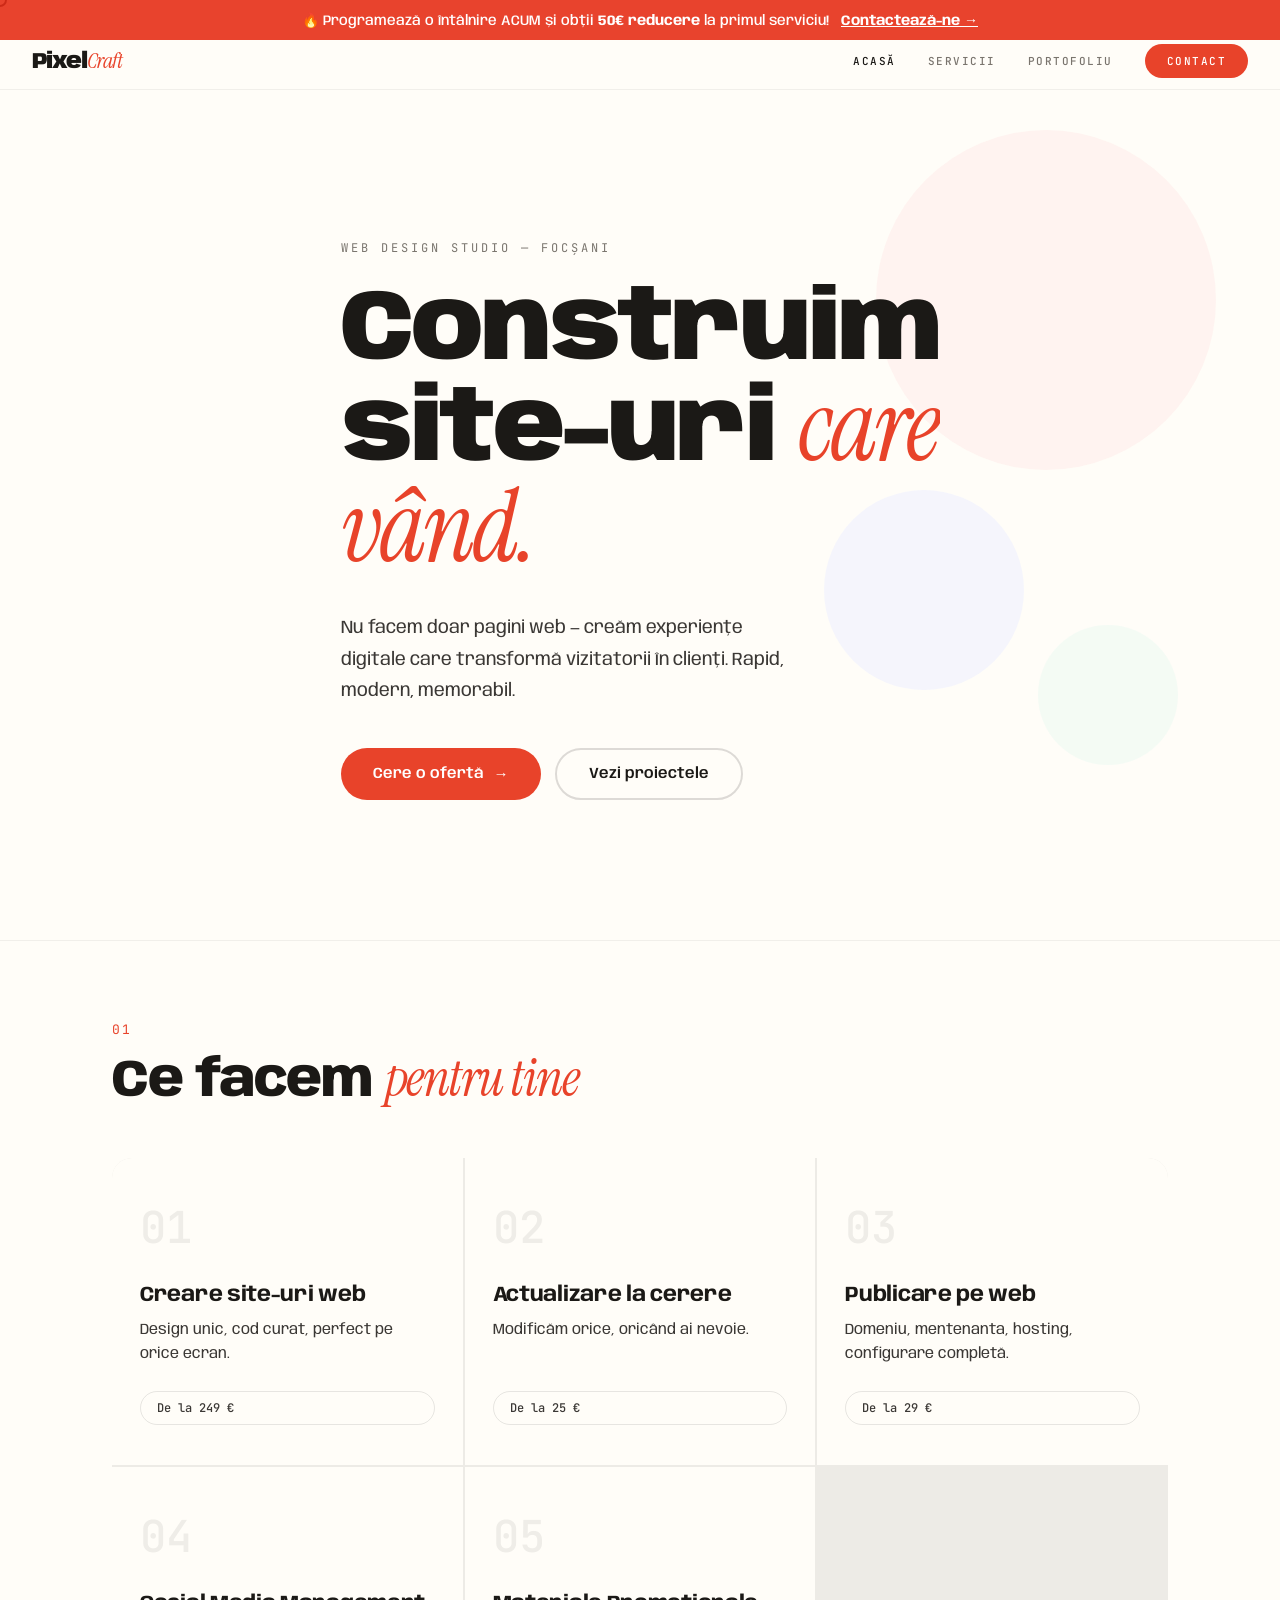
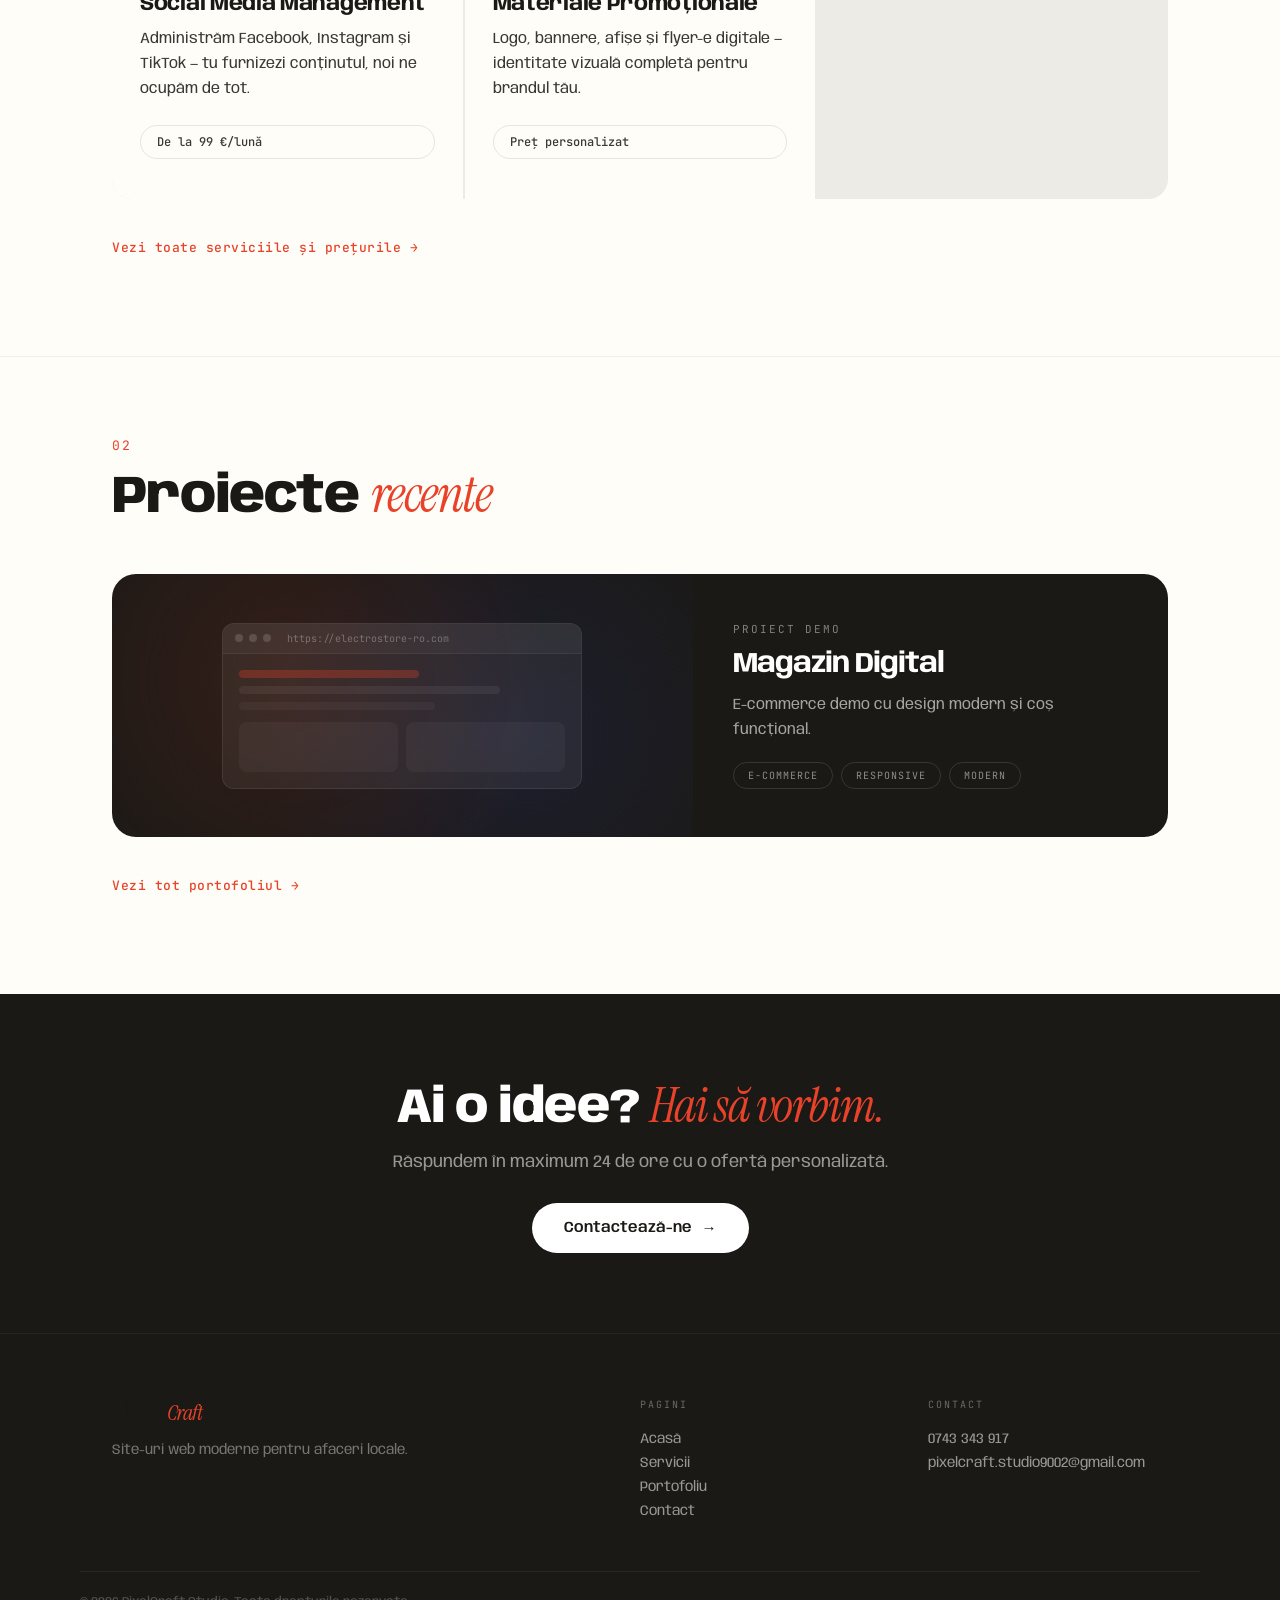
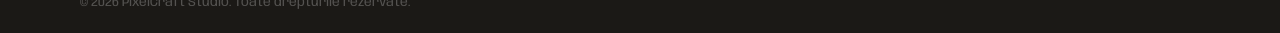
<file: index.html>
<!DOCTYPE html>
<html lang="ro">
<head>
<meta charset="UTF-8">
<meta name="viewport" content="width=device-width, initial-scale=1.0">
<title>PixelCraft Studio — Site-uri Web Moderne</title>
<link href="https://fonts.googleapis.com/css2?family=Instrument+Serif:ital@0;1&family=Anybody:wght@300;400;500;600;700;800;900&family=JetBrains+Mono:wght@400;500&display=swap" rel="stylesheet">
<link rel="stylesheet" href="style.css">
</head>
<body>

<div class="promo-banner">
  🔥 Programează o întâlnire ACUM și obții <strong>50€ reducere</strong> la primul serviciu!
  <a href="contact.html">Contactează-ne →</a>
</div>

<!-- CURSOR -->
<div class="cursor" id="cursor"></div>

<!-- MARQUEE -->
<div class="marquee-wrap">
  <div class="marquee" id="marquee">
    <span>PixelCraft Studio <b class="dot">●</b> Web Design Modern <b class="dot">●</b> Focșani, România <b class="dot">●</b> Disponibil pentru proiecte noi <b class="dot">●</b></span>
    <span>PixelCraft Studio <b class="dot">●</b> Web Design Modern <b class="dot">●</b> Focșani, România <b class="dot">●</b> Disponibil pentru proiecte noi <b class="dot">●</b></span>
    <span>PixelCraft Studio <b class="dot">●</b> Web Design Modern <b class="dot">●</b> Focșani, România <b class="dot">●</b> Disponibil pentru proiecte noi <b class="dot">●</b></span>
    <span>PixelCraft Studio <b class="dot">●</b> Web Design Modern <b class="dot">●</b> Focșani, România <b class="dot">●</b> Disponibil pentru proiecte noi <b class="dot">●</b></span>
  </div>
</div>

<!-- NAV -->
<nav id="navbar">
  <a href="index.html" class="logo">Pixel<i>Craft</i></a>
  <ul class="nav-links" id="navLinks">
    <li><a href="index.html" class="active">Acasă</a></li>
    <li><a href="servicii.html">Servicii</a></li>
    <li><a href="portofoliu.html">Portofoliu</a></li>
    <li><a href="contact.html" class="cta-link">Contact</a></li>
  </ul>
  <button class="hamburger" id="hamburger" aria-label="Meniu">
    <span></span><span></span><span></span>
  </button>
</nav>

<!-- MOBILE MENU -->
<div class="mobile-menu" id="mobileMenu">
  <div class="mobile-menu-inner">
    <a href="index.html" class="mobile-link active">Acasă</a>
    <a href="servicii.html" class="mobile-link">Servicii</a>
    <a href="portofoliu.html" class="mobile-link">Portofoliu</a>
    <a href="contact.html" class="mobile-link">Contact</a>
    <div class="mobile-menu-footer">
      <p>pixelcraft.studio9002@gmail.com</p>
      <p>0743 343 917</p>
    </div>
  </div>
</div>

<!-- HERO -->
<header class="hero">
  <div class="hero-inner">
    <p class="hero-eyebrow anim">Web Design Studio — Focșani</p>
    <h1 class="hero-title">
      <span class="line"><span class="anim anim-d1">Construim</span></span>
      <span class="line"><span class="anim anim-d2">site-uri <em class="accent-italic">care</em></span></span>
      <span class="line"><span class="anim anim-d3"><em class="accent-italic">vând.</em></span></span>
    </h1>
    <p class="hero-desc anim anim-d4">Nu facem doar pagini web — creăm experiențe digitale care transformă vizitatorii în clienți. Rapid, modern, memorabil.</p>
    <div class="hero-buttons anim anim-d5">
      <a href="contact.html" class="btn-primary">Cere o ofertă <span class="btn-arrow">→</span></a>
      <a href="portofoliu.html" class="btn-outline">Vezi proiectele</a>
    </div>
  </div>

  <div class="hero-shapes">
    <div class="blob blob-1"></div>
    <div class="blob blob-2"></div>
    <div class="blob blob-3"></div>
  </div>
</header>

<!-- SERVICII PREVIEW -->
<section class="home-services">
  <div class="container">
    <div class="section-header anim">
      <span class="section-num">01</span>
      <h2 class="section-title">Ce facem <em class="accent-italic">pentru tine</em></h2>
    </div>

    <div class="services-preview">
      <a href="servicii.html" class="service-preview-card anim">
        <span class="sp-num">01</span>
        <h3 class="sp-name">Creare site-uri web</h3>
        <p class="sp-desc">Design unic, cod curat, perfect pe orice ecran.</p>
        <span class="sp-price">De la 249 €</span>
        <span class="sp-arrow">→</span>
      </a>
      <a href="servicii.html" class="service-preview-card anim anim-delay-1">
        <span class="sp-num">02</span>
        <h3 class="sp-name">Actualizare la cerere</h3>
        <p class="sp-desc">Modificăm orice, oricând ai nevoie.</p>
        <span class="sp-price">De la 25 €</span>
        <span class="sp-arrow">→</span>
      </a>
      <a href="servicii.html" class="service-preview-card anim anim-delay-2">
        <span class="sp-num">03</span>
        <h3 class="sp-name">Publicare pe web</h3>
        <p class="sp-desc">Domeniu, mentenanta, hosting, configurare completă.</p>
        <span class="sp-price">De la 29 €</span>
        <span class="sp-arrow">→</span>
      </a>
      <a href="servicii.html" class="service-preview-card anim anim-delay-3">
        <span class="sp-num">04</span>
        <h3 class="sp-name">Social Media Management</h3>
        <p class="sp-desc">Administrăm Facebook, Instagram și TikTok — tu furnizezi conținutul, noi ne ocupăm de tot.</p>
        <span class="sp-price">De la 99 €/lună</span>
        <span class="sp-arrow">→</span>
      </a>
      <a href="servicii.html" class="service-preview-card anim anim-delay-4">
        <span class="sp-num">05</span>
        <h3 class="sp-name">Materiale Promoționale</h3>
        <p class="sp-desc">Logo, bannere, afișe și flyer-e digitale — identitate vizuală completă pentru brandul tău.</p>
        <span class="sp-price">Preț personalizat</span>
        <span class="sp-arrow">→</span>
      </a>
    </div>

    <div class="section-cta anim">
      <a href="servicii.html" class="link-arrow">Vezi toate serviciile și prețurile →</a>
    </div>
  </div>
</section>

<!-- PORTOFOLIU PREVIEW -->
<section class="home-portfolio">
  <div class="container">
    <div class="section-header anim">
      <span class="section-num">02</span>
      <h2 class="section-title">Proiecte <em class="accent-italic">recente</em></h2>
    </div>

    <div class="portfolio-preview anim">
      <div class="pp-card">
        <div class="pp-visual">
          <div class="pp-browser">
            <div class="pp-browser-bar">
              <span class="pp-dot"></span><span class="pp-dot"></span><span class="pp-dot"></span>
              <span class="pp-url">https://electrostore-ro.com</span>
            </div>
            <div class="pp-browser-body">
              <div class="pp-line pp-line-accent"></div>
              <div class="pp-line pp-line-80"></div>
              <div class="pp-line pp-line-60"></div>
              <div class="pp-blocks">
                <div class="pp-block"></div>
                <div class="pp-block"></div>
              </div>
            </div>
          </div>
        </div>
        <div class="pp-info">
          <span class="pp-label">Proiect Demo</span>
          <h3 class="pp-name">Magazin Digital</h3>
          <p class="pp-desc">E-commerce demo cu design modern și coș funcțional.</p>
          <div class="pp-tags">
            <span>E-commerce</span><span>Responsive</span><span>Modern</span>
          </div>
        </div>
      </div>
    </div>

    <div class="section-cta anim">
      <a href="portofoliu.html" class="link-arrow">Vezi tot portofoliul →</a>
    </div>
  </div>
</section>

<!-- CTA BAND -->
<section class="cta-band">
  <div class="container">
    <div class="cta-content anim">
      <h2 class="cta-title">Ai o idee? <em class="accent-italic">Hai să vorbim.</em></h2>
      <p class="cta-desc">Răspundem în maximum 24 de ore cu o ofertă personalizată.</p>
      <a href="contact.html" class="btn-primary btn-light">Contactează-ne <span class="btn-arrow">→</span></a>
    </div>
  </div>
</section>

<!-- FOOTER -->
<footer class="site-footer">
  <div class="container footer-grid">
    <div class="footer-brand">
      <span class="logo">Pixel<i>Craft</i></span>
      <p class="footer-tagline">Site-uri web moderne pentru afaceri locale.</p>
    </div>
    <div class="footer-nav">
      <p class="footer-heading">Pagini</p>
      <a href="index.html">Acasă</a>
      <a href="servicii.html">Servicii</a>
      <a href="portofoliu.html">Portofoliu</a>
      <a href="contact.html">Contact</a>
    </div>
    <div class="footer-contact">
      <p class="footer-heading">Contact</p>
      <a href="tel:0743343917">0743 343 917</a>
      <a href="mailto:pixelcraft.studio9002@gmail.com">pixelcraft.studio9002@gmail.com</a>
    </div>
  </div>
  <div class="container footer-bottom">
    <p>© 2026 PixelCraft Studio. Toate drepturile rezervate.</p>
  </div>
</footer>

<script src="main.js"></script>
</body>
</html>
</file>
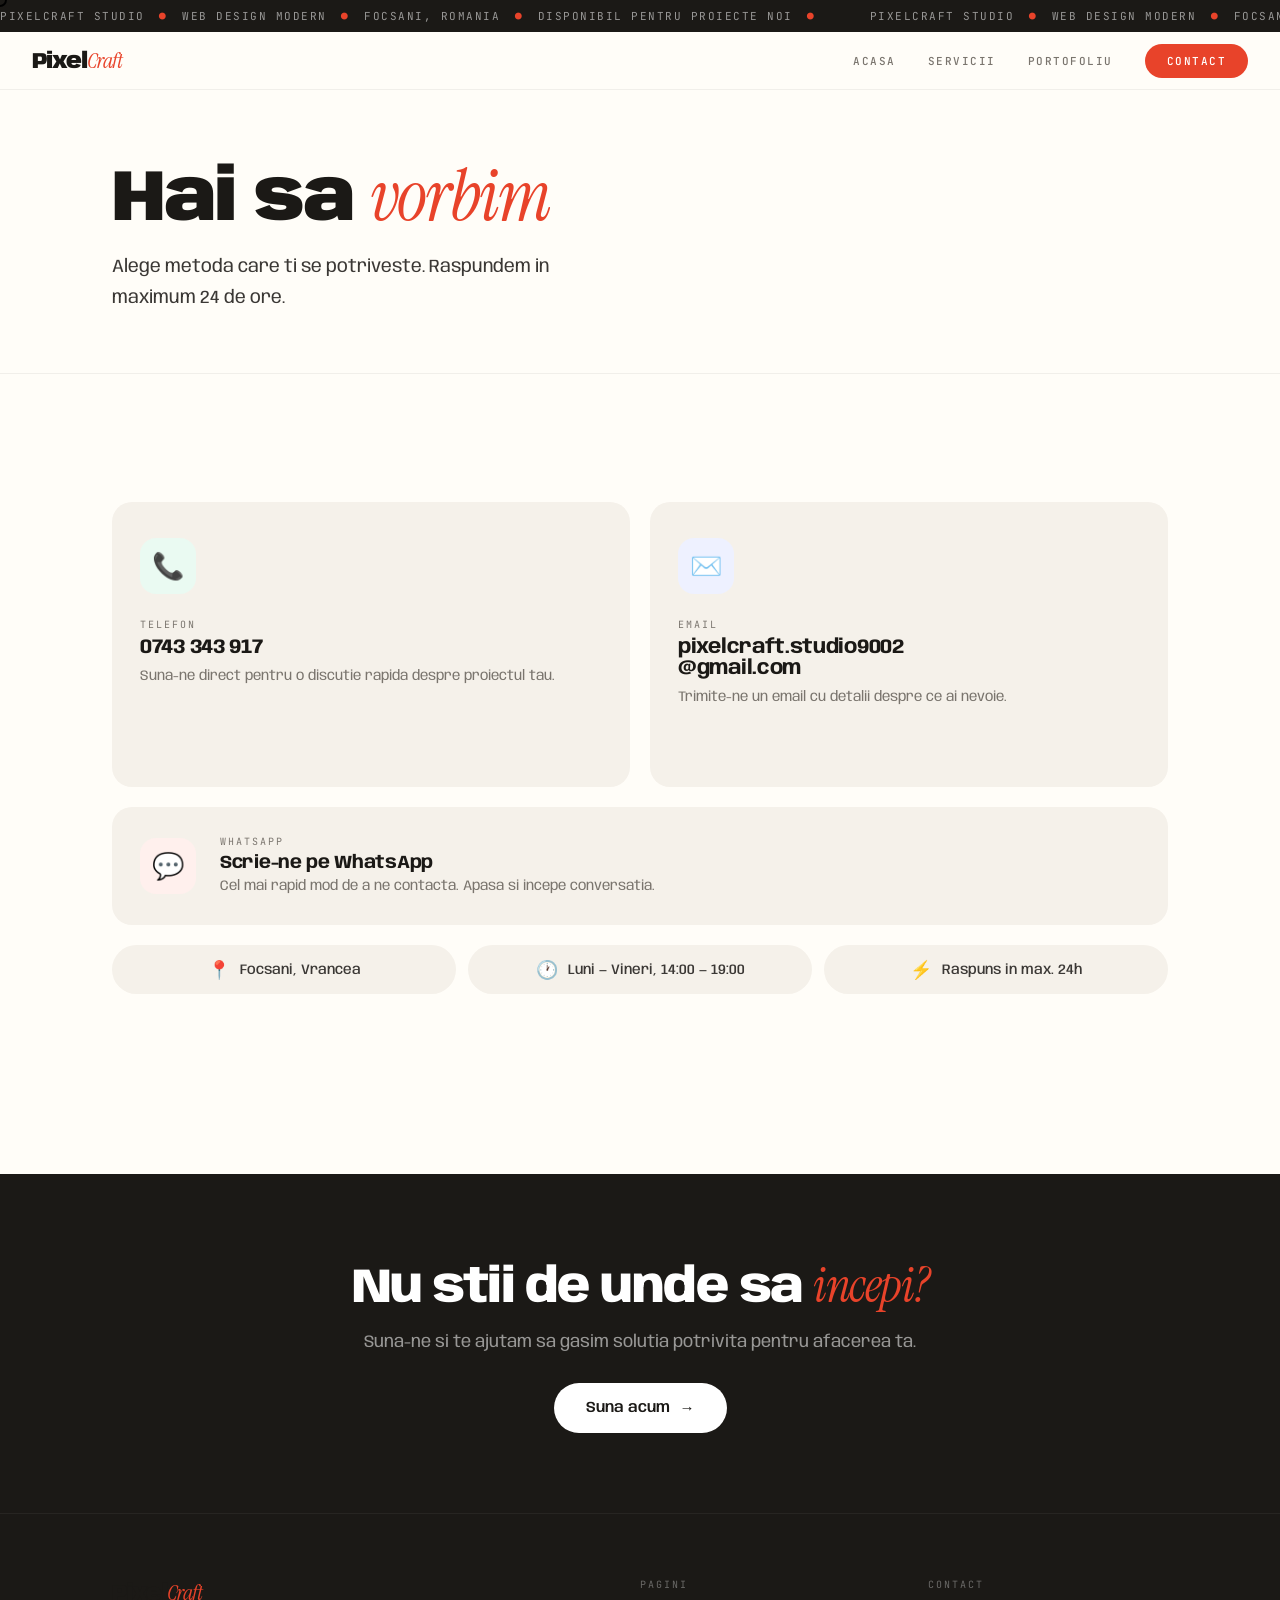
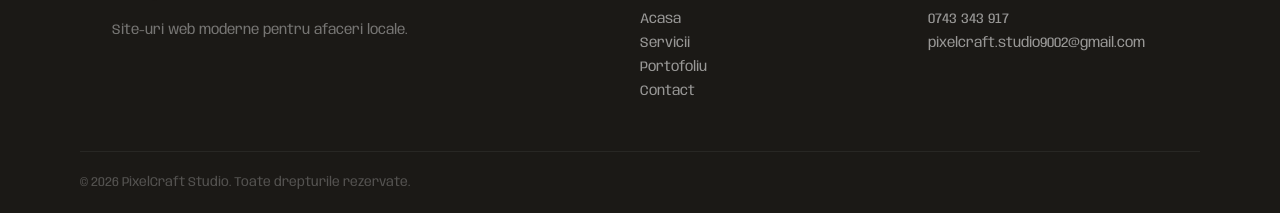
<file: contact.html>
<!DOCTYPE html>
<html lang="ro">
<head>
<meta charset="UTF-8">
<meta name="viewport" content="width=device-width, initial-scale=1.0">
<title>Contact — PixelCraft Studio</title>
<link href="https://fonts.googleapis.com/css2?family=Instrument+Serif:ital@0;1&family=Anybody:wght@300;400;500;600;700;800;900&family=JetBrains+Mono:wght@400;500&display=swap" rel="stylesheet">
<link rel="stylesheet" href="style.css">
<style>
  .contact-cards {
    display: grid;
    grid-template-columns: 1fr 1fr;
    gap: 20px;
    margin-top: 48px;
  }

  .contact-action-card {
    background: var(--sand);
    border-radius: 20px;
    padding: 36px 28px;
    text-decoration: none;
    color: var(--ink);
    position: relative;
    overflow: hidden;
    transition: all 0.5s cubic-bezier(0.16,1,0.3,1);
    display: flex;
    flex-direction: column;
  }

  .contact-action-card::before {
    content: '';
    position: absolute;
    inset: 0;
    background: var(--ink);
    transform: translateY(101%);
    transition: transform 0.5s cubic-bezier(0.16,1,0.3,1);
    z-index: 0;
  }

  .contact-action-card:hover::before { transform: translateY(0); }
  .contact-action-card:hover { color: #fff; }
  .contact-action-card:hover .cac-icon { background: rgba(255,255,255,0.1); }
  .contact-action-card:hover .cac-hint { color: rgba(255,255,255,0.4); }
  .contact-action-card:hover .cac-arrow { opacity: 1; transform: translateX(0); color: var(--pop); }
  .contact-action-card > * { position: relative; z-index: 1; }

  .cac-icon {
    width: 56px;
    height: 56px;
    border-radius: 16px;
    display: flex;
    align-items: center;
    justify-content: center;
    font-size: 26px;
    margin-bottom: 24px;
    transition: background 0.5s;
  }

  .cac-icon.green { background: var(--green-soft); }
  .cac-icon.blue { background: var(--blue-soft); }
  .cac-icon.orange { background: var(--pop-soft); }
  .cac-icon.gray { background: var(--sand); border: 1px solid rgba(27,25,22,0.06); }

  .cac-label {
    font-family: var(--font-mono);
    font-size: 10px;
    letter-spacing: 2px;
    text-transform: uppercase;
    color: var(--ink-muted);
    margin-bottom: 6px;
    transition: color 0.5s;
  }

  .contact-action-card:hover .cac-label { color: rgba(255,255,255,0.4); }

  .cac-value {
    font-family: var(--font-display);
    font-size: 20px;
    font-weight: 700;
    letter-spacing: -0.3px;
    margin-bottom: 8px;
  }

  .cac-hint {
    font-size: 14px;
    color: var(--ink-muted);
    font-weight: 400;
    line-height: 1.5;
    transition: color 0.5s;
    flex: 1;
  }

  .cac-arrow {
    font-size: 20px;
    color: var(--pop);
    margin-top: 20px;
    opacity: 0;
    transform: translateX(-10px);
    transition: all 0.4s;
    align-self: flex-end;
  }

  /* Full-width card */
  .contact-action-card.full {
    grid-column: span 2;
    flex-direction: row;
    align-items: center;
    gap: 24px;
    padding: 28px;
  }

  .contact-action-card.full .cac-icon { margin-bottom: 0; flex-shrink: 0; }
  .contact-action-card.full .cac-text { flex: 1; }
  .contact-action-card.full .cac-value { font-size: 18px; margin-bottom: 4px; }
  .contact-action-card.full .cac-arrow { margin-top: 0; }

  /* Info strip */
  .contact-strip {
    display: flex;
    gap: 12px;
    margin-top: 20px;
    flex-wrap: wrap;
  }

  .strip-item {
    display: flex;
    align-items: center;
    gap: 10px;
    background: var(--sand);
    padding: 14px 20px;
    border-radius: 100px;
    font-size: 14px;
    font-weight: 500;
    color: var(--ink-body);
    flex: 1;
    min-width: 200px;
    justify-content: center;
  }

  .strip-icon { font-size: 18px; }

  @media (max-width: 900px) {
    .contact-cards { grid-template-columns: 1fr; }
    .contact-action-card.full { 
      grid-column: span 1; 
      flex-direction: column;
      align-items: flex-start;
    }
    .contact-action-card.full .cac-icon { margin-bottom: 20px; }
    .contact-action-card.full .cac-arrow { align-self: flex-end; margin-top: 16px; }
    .contact-strip { flex-direction: column; }
    .strip-item { min-width: auto; }
  }
</style>
</head>
<body>
<div class="cursor" id="cursor"></div>

<div class="marquee-wrap">
  <div class="marquee">
    <span>PixelCraft Studio <b class="dot">●</b> Web Design Modern <b class="dot">●</b> Focsani, Romania <b class="dot">●</b> Disponibil pentru proiecte noi <b class="dot">●</b></span>
    <span>PixelCraft Studio <b class="dot">●</b> Web Design Modern <b class="dot">●</b> Focsani, Romania <b class="dot">●</b> Disponibil pentru proiecte noi <b class="dot">●</b></span>
    <span>PixelCraft Studio <b class="dot">●</b> Web Design Modern <b class="dot">●</b> Focsani, Romania <b class="dot">●</b> Disponibil pentru proiecte noi <b class="dot">●</b></span>
    <span>PixelCraft Studio <b class="dot">●</b> Web Design Modern <b class="dot">●</b> Focsani, Romania <b class="dot">●</b> Disponibil pentru proiecte noi <b class="dot">●</b></span>
  </div>
</div>

<nav id="navbar">
  <a href="index.html" class="logo">Pixel<i>Craft</i></a>
  <ul class="nav-links">
    <li><a href="index.html">Acasa</a></li>
    <li><a href="servicii.html">Servicii</a></li>
    <li><a href="portofoliu.html">Portofoliu</a></li>
    <li><a href="contact.html" class="cta-link active">Contact</a></li>
  </ul>
  <button class="hamburger" id="hamburger" aria-label="Meniu"><span></span><span></span><span></span></button>
</nav>

<div class="mobile-menu" id="mobileMenu">
  <div class="mobile-menu-inner">
    <a href="index.html" class="mobile-link">Acasa</a>
    <a href="servicii.html" class="mobile-link">Servicii</a>
    <a href="portofoliu.html" class="mobile-link">Portofoliu</a>
    <a href="contact.html" class="mobile-link active">Contact</a>
    <div class="mobile-menu-footer">
      <p>pixelcraft.studio9002@gmail.com</p>
      <p>0743 343 917</p>
    </div>
  </div>
</div>

<div class="page-header">
  <div class="container">
    <h1 class="page-title anim">Hai sa <em class="accent-italic">vorbim</em></h1>
    <p class="page-subtitle anim anim-d2">Alege metoda care ti se potriveste. Raspundem in maximum 24 de ore.</p>
  </div>
</div>

<section class="contact-full">
  <div class="container">

    <div class="contact-cards">
      <!-- Telefon -->
      <a href="tel:0743343917" class="contact-action-card anim">
        <div class="cac-icon green">📞</div>
        <p class="cac-label">Telefon</p>
        <h3 class="cac-value">0743 343 917</h3>
        <p class="cac-hint">Suna-ne direct pentru o discutie rapida despre proiectul tau.</p>
        <span class="cac-arrow">→</span>
      </a>

      <!-- Email -->
      <a href="mailto:pixelcraft.studio9002@gmail.com" class="contact-action-card anim anim-delay-1">
        <div class="cac-icon blue">✉️</div>
        <p class="cac-label">Email</p>
        <h3 class="cac-value">pixelcraft.studio9002<br>@gmail.com</h3>
        <p class="cac-hint">Trimite-ne un email cu detalii despre ce ai nevoie.</p>
        <span class="cac-arrow">→</span>
      </a>

      <!-- WhatsApp -->
      <a href="https://wa.me/40743343917?text=Salut!%20As%20vrea%20sa%20discut%20despre%20un%20proiect%20web." target="_blank" class="contact-action-card full anim anim-delay-2">
        <div class="cac-icon orange">💬</div>
        <div class="cac-text">
          <p class="cac-label">WhatsApp</p>
          <h3 class="cac-value">Scrie-ne pe WhatsApp</h3>
          <p class="cac-hint">Cel mai rapid mod de a ne contacta. Apasa si incepe conversatia.</p>
        </div>
        <span class="cac-arrow">→</span>
      </a>
    </div>

    <!-- Info strip -->
    <div class="contact-strip anim">
      <div class="strip-item">
        <span class="strip-icon">📍</span>
        Focsani, Vrancea
      </div>
      <div class="strip-item">
        <span class="strip-icon">🕐</span>
        Luni — Vineri, 14:00 — 19:00
      </div>
      <div class="strip-item">
        <span class="strip-icon">⚡</span>
        Raspuns in max. 24h
      </div>
    </div>

  </div>
</section>

<section class="cta-band" style="margin-top: 80px;">
  <div class="container">
    <div class="cta-content anim">
      <h2 class="cta-title">Nu stii de unde sa <em class="accent-italic">incepi?</em></h2>
      <p class="cta-desc">Suna-ne si te ajutam sa gasim solutia potrivita pentru afacerea ta.</p>
      <a href="tel:0743343917" class="btn-primary btn-light">Suna acum <span class="btn-arrow">→</span></a>
    </div>
  </div>
</section>

<footer class="site-footer">
  <div class="container footer-grid">
    <div class="footer-brand">
      <span class="logo">Pixel<i>Craft</i></span>
      <p class="footer-tagline">Site-uri web moderne pentru afaceri locale.</p>
    </div>
    <div class="footer-nav">
      <p class="footer-heading">Pagini</p>
      <a href="index.html">Acasa</a>
      <a href="servicii.html">Servicii</a>
      <a href="portofoliu.html">Portofoliu</a>
      <a href="contact.html">Contact</a>
    </div>
    <div class="footer-contact">
      <p class="footer-heading">Contact</p>
      <a href="tel:0743343917">0743 343 917</a>
      <a href="mailto:pixelcraft.studio9002@gmail.com">pixelcraft.studio9002@gmail.com</a>
    </div>
  </div>
  <div class="container footer-bottom">
    <p>© 2026 PixelCraft Studio. Toate drepturile rezervate.</p>
  </div>
</footer>

<script src="main.js"></script>
</body>
</html>
</file>
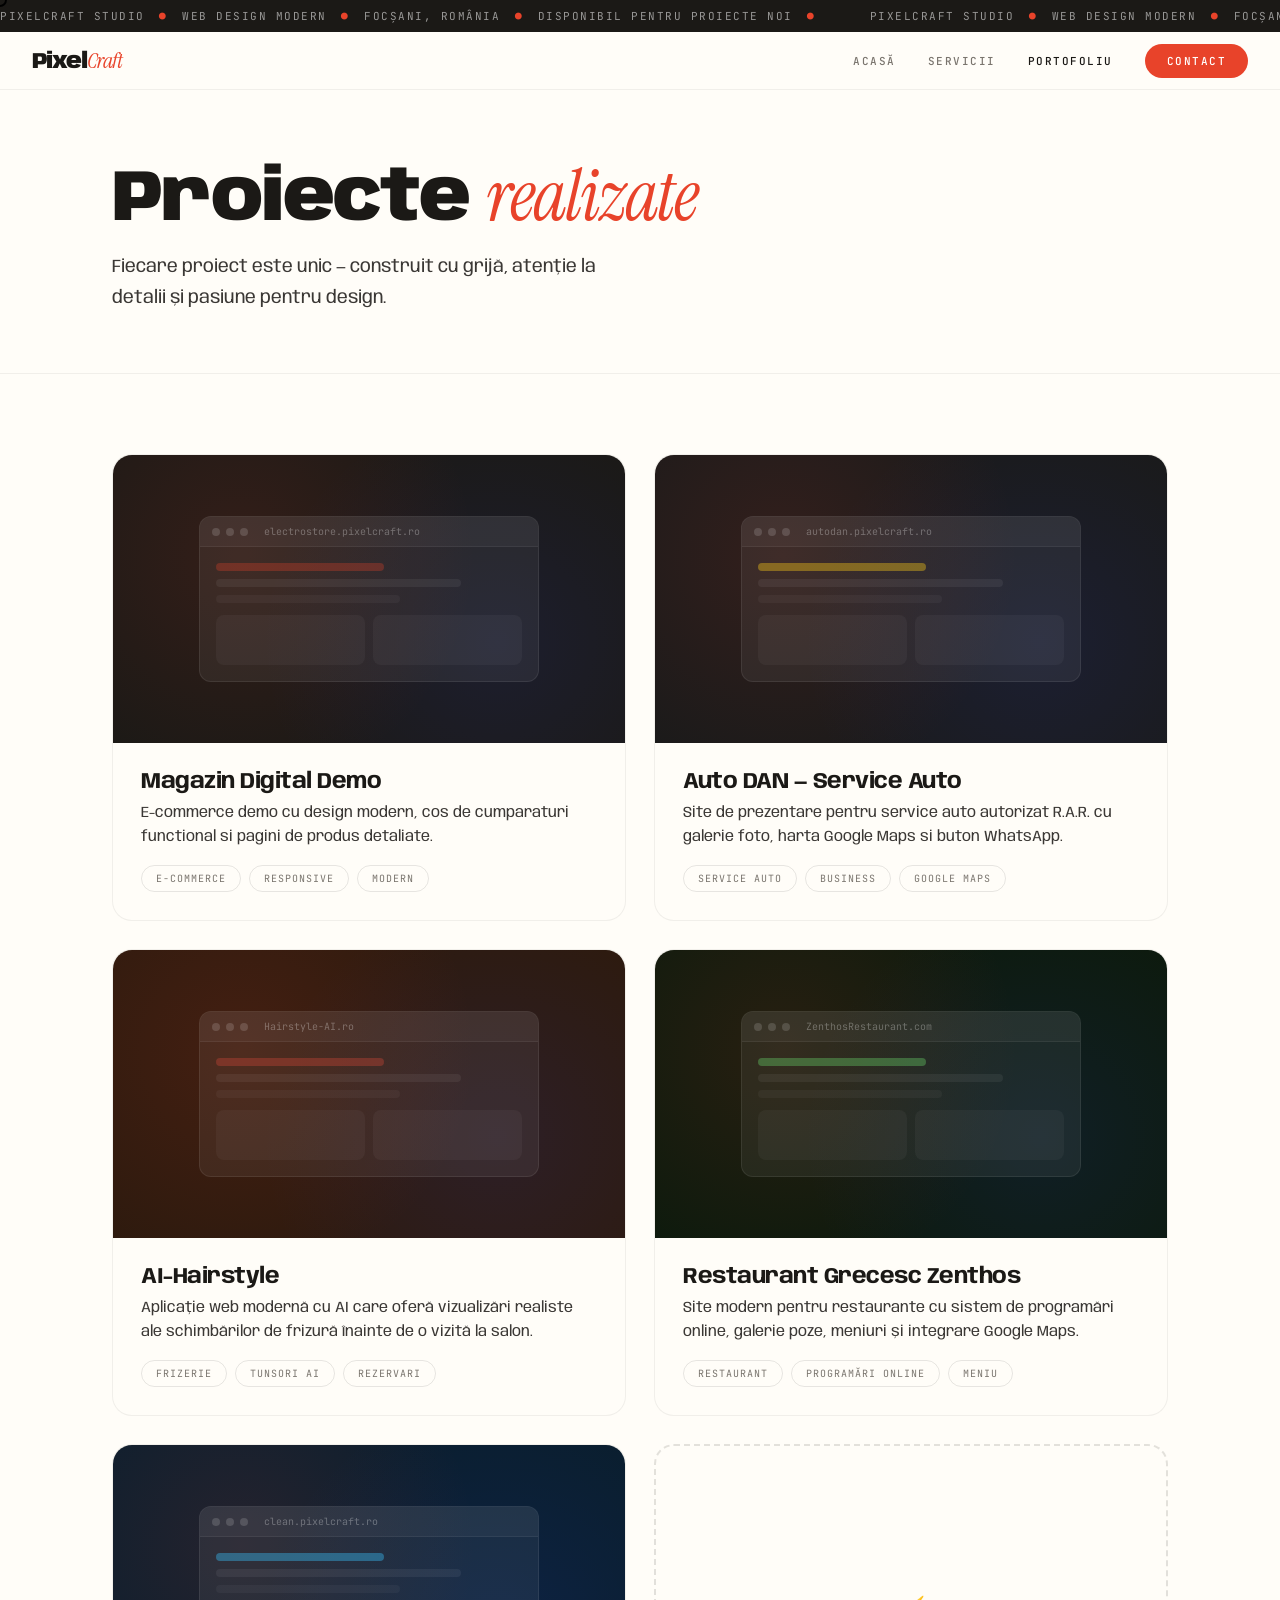
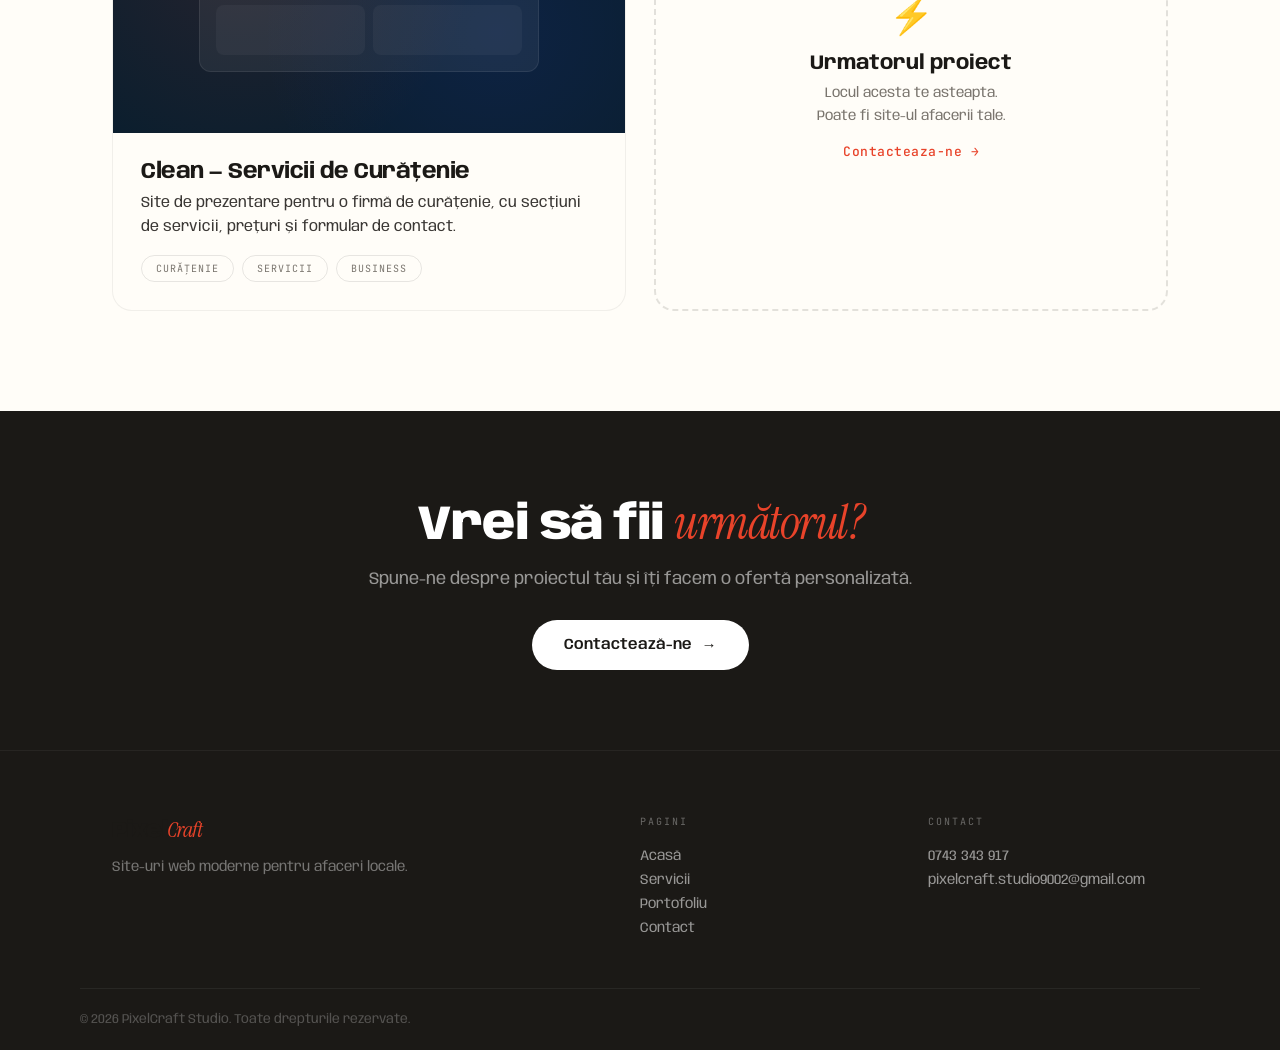
<file: portofoliu.html>
<!DOCTYPE html>
<html lang="ro">
<head>
<meta charset="UTF-8">
<meta name="viewport" content="width=device-width, initial-scale=1.0">
<title>Portofoliu — PixelCraft Studio</title>
<link href="https://fonts.googleapis.com/css2?family=Instrument+Serif:ital@0;1&family=Anybody:wght@300;400;500;600;700;800;900&family=JetBrains+Mono:wght@400;500&display=swap" rel="stylesheet">
<link rel="stylesheet" href="style.css">
</head>
<body>
<div class="cursor" id="cursor"></div>

<div class="marquee-wrap">
  <div class="marquee">
    <span>PixelCraft Studio <b class="dot">●</b> Web Design Modern <b class="dot">●</b> Focșani, România <b class="dot">●</b> Disponibil pentru proiecte noi <b class="dot">●</b></span>
    <span>PixelCraft Studio <b class="dot">●</b> Web Design Modern <b class="dot">●</b> Focșani, România <b class="dot">●</b> Disponibil pentru proiecte noi <b class="dot">●</b></span>
    <span>PixelCraft Studio <b class="dot">●</b> Web Design Modern <b class="dot">●</b> Focșani, România <b class="dot">●</b> Disponibil pentru proiecte noi <b class="dot">●</b></span>
    <span>PixelCraft Studio <b class="dot">●</b> Web Design Modern <b class="dot">●</b> Focșani, România <b class="dot">●</b> Disponibil pentru proiecte noi <b class="dot">●</b></span>
  </div>
</div>

<nav id="navbar">
  <a href="index.html" class="logo">Pixel<i>Craft</i></a>
  <ul class="nav-links">
    <li><a href="index.html">Acasă</a></li>
    <li><a href="servicii.html">Servicii</a></li>
    <li><a href="portofoliu.html" class="active">Portofoliu</a></li>
    <li><a href="contact.html" class="cta-link">Contact</a></li>
  </ul>
  <button class="hamburger" id="hamburger" aria-label="Meniu"><span></span><span></span><span></span></button>
</nav>

<div class="mobile-menu" id="mobileMenu">
  <div class="mobile-menu-inner">
    <a href="index.html" class="mobile-link">Acasă</a>
    <a href="servicii.html" class="mobile-link">Servicii</a>
    <a href="portofoliu.html" class="mobile-link active">Portofoliu</a>
    <a href="contact.html" class="mobile-link">Contact</a>
    <div class="mobile-menu-footer">
      <p>pixelcraft.studio9002@gmail.com</p>
      <p>0743 343 917</p>
    </div>
  </div>
</div>

<div class="page-header">
  <div class="container">
    <h1 class="page-title anim">Proiecte <em class="accent-italic">realizate</em></h1>
    <p class="page-subtitle anim anim-d2">Fiecare proiect este unic — construit cu grijă, atenție la detalii și pasiune pentru design.</p>
  </div>
</div>

<section class="portfolio-full">
  <div class="container">
    <div class="portfolio-full-grid">

      <!-- PROIECT 1 - ElectroStore -->
      <a href="https://pixelcraft-fo.github.io/electrostore/" target="_blank" class="pf-card anim" style="text-decoration:none; color:inherit;">
        <div class="pf-thumb">
          <div class="pp-browser">
            <div class="pp-browser-bar">
              <span class="pp-dot"></span><span class="pp-dot"></span><span class="pp-dot"></span>
              <span class="pp-url">electrostore.pixelcraft.ro</span>
            </div>
            <div class="pp-browser-body">
              <div class="pp-line pp-line-accent"></div>
              <div class="pp-line pp-line-80"></div>
              <div class="pp-line pp-line-60"></div>
              <div class="pp-blocks">
                <div class="pp-block"></div>
                <div class="pp-block"></div>
              </div>
            </div>
          </div>
        </div>
        <div class="pf-info">
          <h3>Magazin Digital Demo</h3>
          <p>E-commerce demo cu design modern, cos de cumparaturi functional si pagini de produs detaliate.</p>
          <div class="pp-tags">
            <span>E-commerce</span><span>Responsive</span><span>Modern</span>
          </div>
        </div>
      </a>

      <!-- PROIECT 2 - Auto DAN -->
      <a href="https://pixelcraft-fo.github.io/AutoDAN/" target="_blank" class="pf-card anim anim-delay-1" style="text-decoration:none; color:inherit;">
        <div class="pf-thumb" style="background: #1a1a1a;">
          <div class="pp-browser">
            <div class="pp-browser-bar">
              <span class="pp-dot"></span><span class="pp-dot"></span><span class="pp-dot"></span>
              <span class="pp-url">autodan.pixelcraft.ro</span>
            </div>
            <div class="pp-browser-body">
              <div class="pp-line" style="width:55%; background: rgba(245,197,24,0.4);"></div>
              <div class="pp-line pp-line-80"></div>
              <div class="pp-line pp-line-60"></div>
              <div class="pp-blocks">
                <div class="pp-block"></div>
                <div class="pp-block"></div>
              </div>
            </div>
          </div>
        </div>
        <div class="pf-info">
          <h3>Auto DAN — Service Auto</h3>
          <p>Site de prezentare pentru service auto autorizat R.A.R. cu galerie foto, harta Google Maps si buton WhatsApp.</p>
          <div class="pp-tags">
            <span>Service Auto</span><span>Business</span><span>Google Maps</span>
          </div>
        </div>
      </a>

      <!-- PROIECT 3 - AI-Hairstyle -->
      <a href="https://barbershop-site-five.vercel.app/index.html" target="_blank" class="pf-card anim" style="text-decoration:none; color:inherit;">
        <div class="pf-thumb" style="background: #2d1a0e;">
          <div class="pp-browser">
            <div class="pp-browser-bar">
              <span class="pp-dot"></span><span class="pp-dot"></span><span class="pp-dot"></span>
              <span class="pp-url">Hairstyle-AI.ro</span>
            </div>
            <div class="pp-browser-body">
              <div class="pp-line" style="width:55%; background: rgba(196,69,54,0.4);"></div>
              <div class="pp-line pp-line-80"></div>
              <div class="pp-line pp-line-60"></div>
              <div class="pp-blocks">
                <div class="pp-block"></div>
                <div class="pp-block"></div>
              </div>
            </div>
          </div>
        </div>
        <div class="pf-info">
          <h3>AI-Hairstyle</h3>
          <p>Aplicație web modernă cu AI care oferă vizualizări realiste ale schimbărilor de frizură înainte de o vizită la salon.</p>
          <div class="pp-tags">
            <span>Frizerie</span><span>Tunsori AI</span><span>Rezervari</span>
          </div>
        </div>
      </a>

      <!-- PROIECT 4 - Restaurant Zenthos -->
      <a href="https://pixelcraft-fo.github.io/zenthos-restaurant/index.html#hero" target="_blank" class="pf-card anim anim-delay-1" style="text-decoration:none; color:inherit;">
        <div class="pf-thumb" style="background: #0d1a0d;">
          <div class="pp-browser">
            <div class="pp-browser-bar">
              <span class="pp-dot"></span><span class="pp-dot"></span><span class="pp-dot"></span>
              <span class="pp-url">ZenthosRestaurant.com</span>
            </div>
            <div class="pp-browser-body">
              <div class="pp-line" style="width:55%; background: rgba(100,200,100,0.4);"></div>
              <div class="pp-line pp-line-80"></div>
              <div class="pp-line pp-line-60"></div>
              <div class="pp-blocks">
                <div class="pp-block"></div>
                <div class="pp-block"></div>
              </div>
            </div>
          </div>
        </div>
        <div class="pf-info">
          <h3>Restaurant Grecesc Zenthos</h3>
          <p>Site modern pentru restaurante cu sistem de programări online, galerie poze, meniuri și integrare Google Maps.</p>
          <div class="pp-tags">
            <span>Restaurant</span><span>Programări Online</span><span>Meniu</span>
          </div>
        </div>
      </a>


<!-- PROIECT 5 - Clean -->
<a href="https://pixelcraft-fo.github.io/Clean/" target="_blank" class="pf-card anim anim-delay-1" style="text-decoration:none; color:inherit;">
  <div class="pf-thumb" style="background: #0a1e2e;">
    <div class="pp-browser">
      <div class="pp-browser-bar">
        <span class="pp-dot"></span><span class="pp-dot"></span><span class="pp-dot"></span>
        <span class="pp-url">clean.pixelcraft.ro</span>
      </div>
      <div class="pp-browser-body">
        <div class="pp-line" style="width:55%; background: rgba(56,189,248,0.4);"></div>
        <div class="pp-line pp-line-80"></div>
        <div class="pp-line pp-line-60"></div>
        <div class="pp-blocks">
          <div class="pp-block"></div>
          <div class="pp-block"></div>
        </div>
      </div>
    </div>
  </div>
  <div class="pf-info">
    <h3>Clean — Servicii de Curățenie</h3>
    <p>Site de prezentare pentru o firmă de curățenie, cu secțiuni de servicii, prețuri și formular de contact.</p>
    <div class="pp-tags">
      <span>Curățenie</span><span>Servicii</span><span>Business</span>
    </div>
  </div>
</a>


      
      <!-- URMATORUL PROIECT -->
      <div class="pf-card pf-coming anim anim-delay-2">
        <div class="pf-coming-inner">
          <div class="pf-coming-icon">⚡</div>
          <h3>Urmatorul proiect</h3>
          <p>Locul acesta te asteapta.<br>Poate fi site-ul afacerii tale.</p>
          <a href="contact.html" class="link-arrow" style="margin-top: 16px; display: inline-block;">Contacteaza-ne →</a>
        </div>
      </div>

    </div>
  </div>
</section>

<section class="cta-band">
  <div class="container">
    <div class="cta-content anim">
      <h2 class="cta-title">Vrei să fii <em class="accent-italic">următorul?</em></h2>
      <p class="cta-desc">Spune-ne despre proiectul tău și îți facem o ofertă personalizată.</p>
      <a href="contact.html" class="btn-primary btn-light">Contactează-ne <span class="btn-arrow">→</span></a>
    </div>
  </div>
</section>

  
<footer class="site-footer">
  <div class="container footer-grid">
    <div class="footer-brand">
      <span class="logo">Pixel<i>Craft</i></span>
      <p class="footer-tagline">Site-uri web moderne pentru afaceri locale.</p>
    </div>
    <div class="footer-nav">
      <p class="footer-heading">Pagini</p>
      <a href="index.html">Acasă</a>
      <a href="servicii.html">Servicii</a>
      <a href="portofoliu.html">Portofoliu</a>
      <a href="contact.html">Contact</a>
    </div>
    <div class="footer-contact">
      <p class="footer-heading">Contact</p>
      <a href="tel:0743343917">0743 343 917</a>
      <a href="mailto:pixelcraft.studio9002@gmail.com">pixelcraft.studio9002@gmail.com</a>
    </div>
  </div>
  <div class="container footer-bottom">
    <p>© 2026 PixelCraft Studio. Toate drepturile rezervate.</p>
  </div>
</footer>

<script src="main.js"></script>
</body>
</html>
</file>
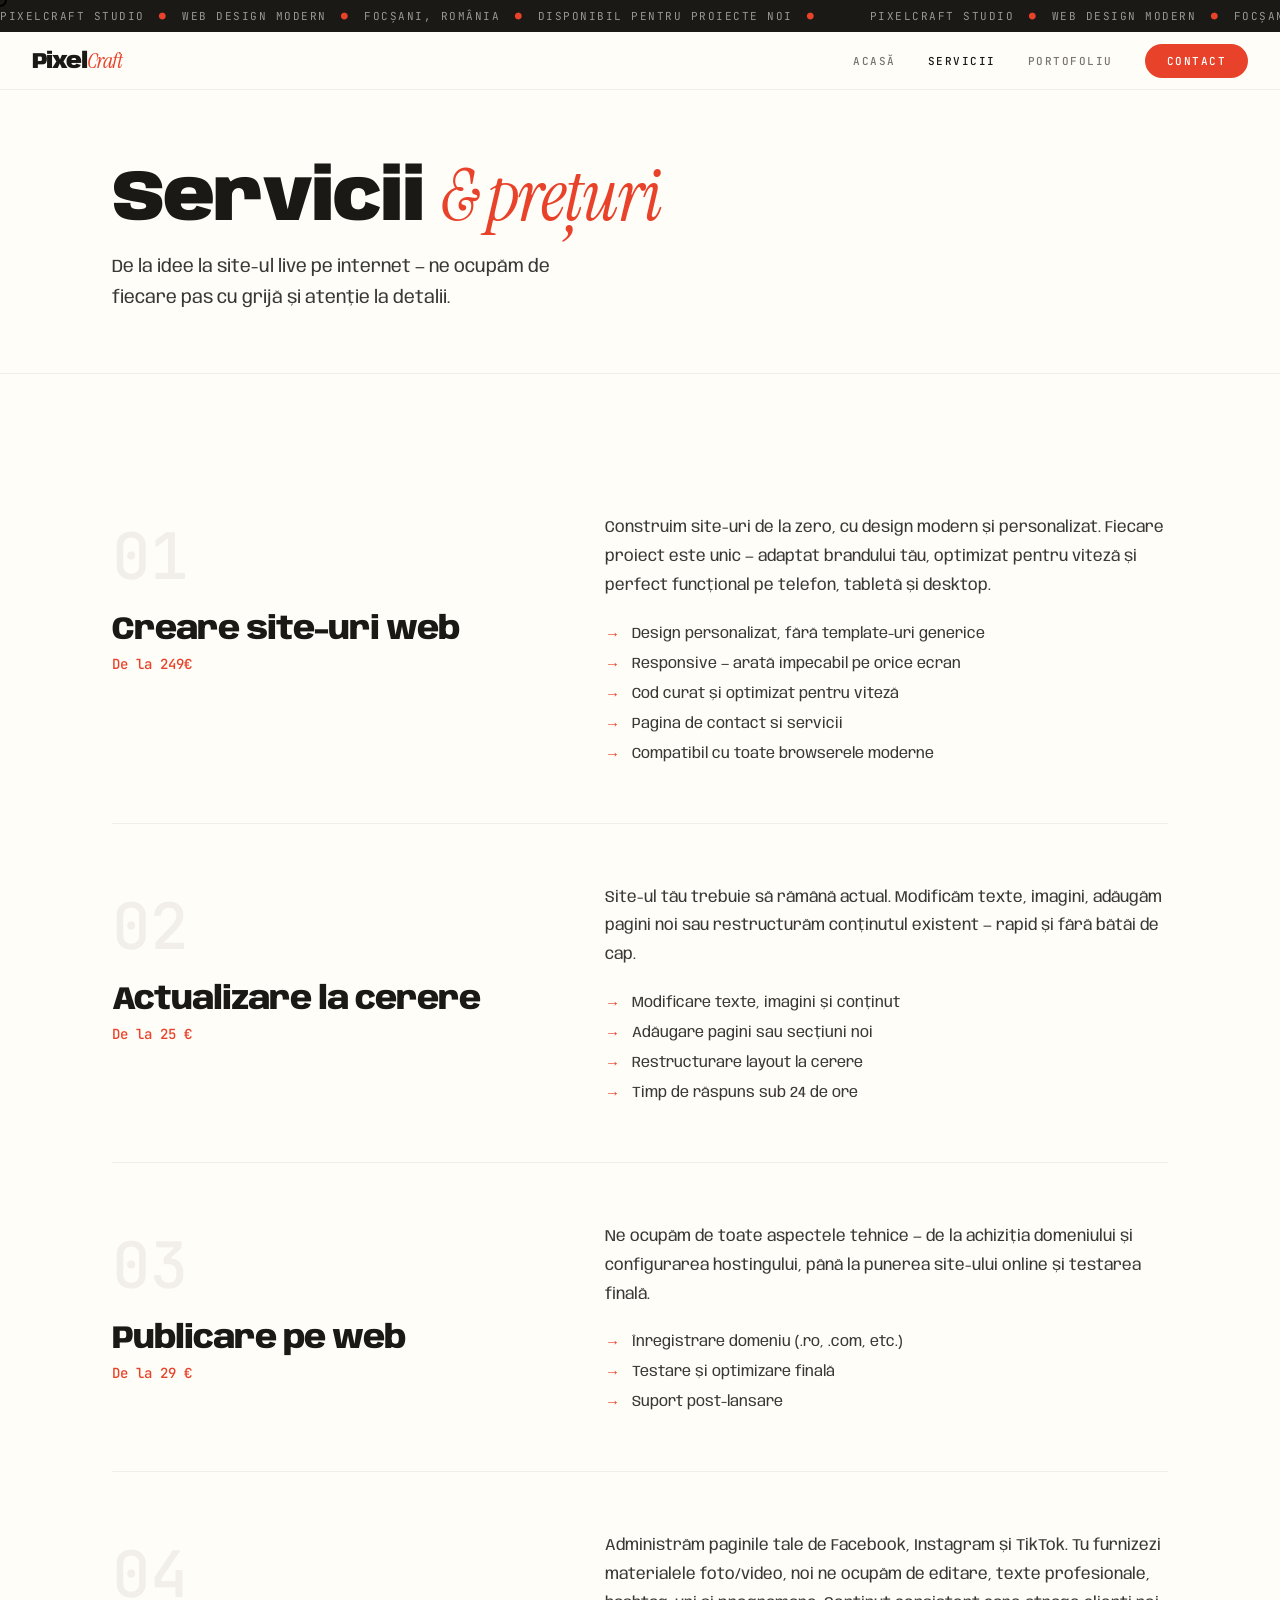
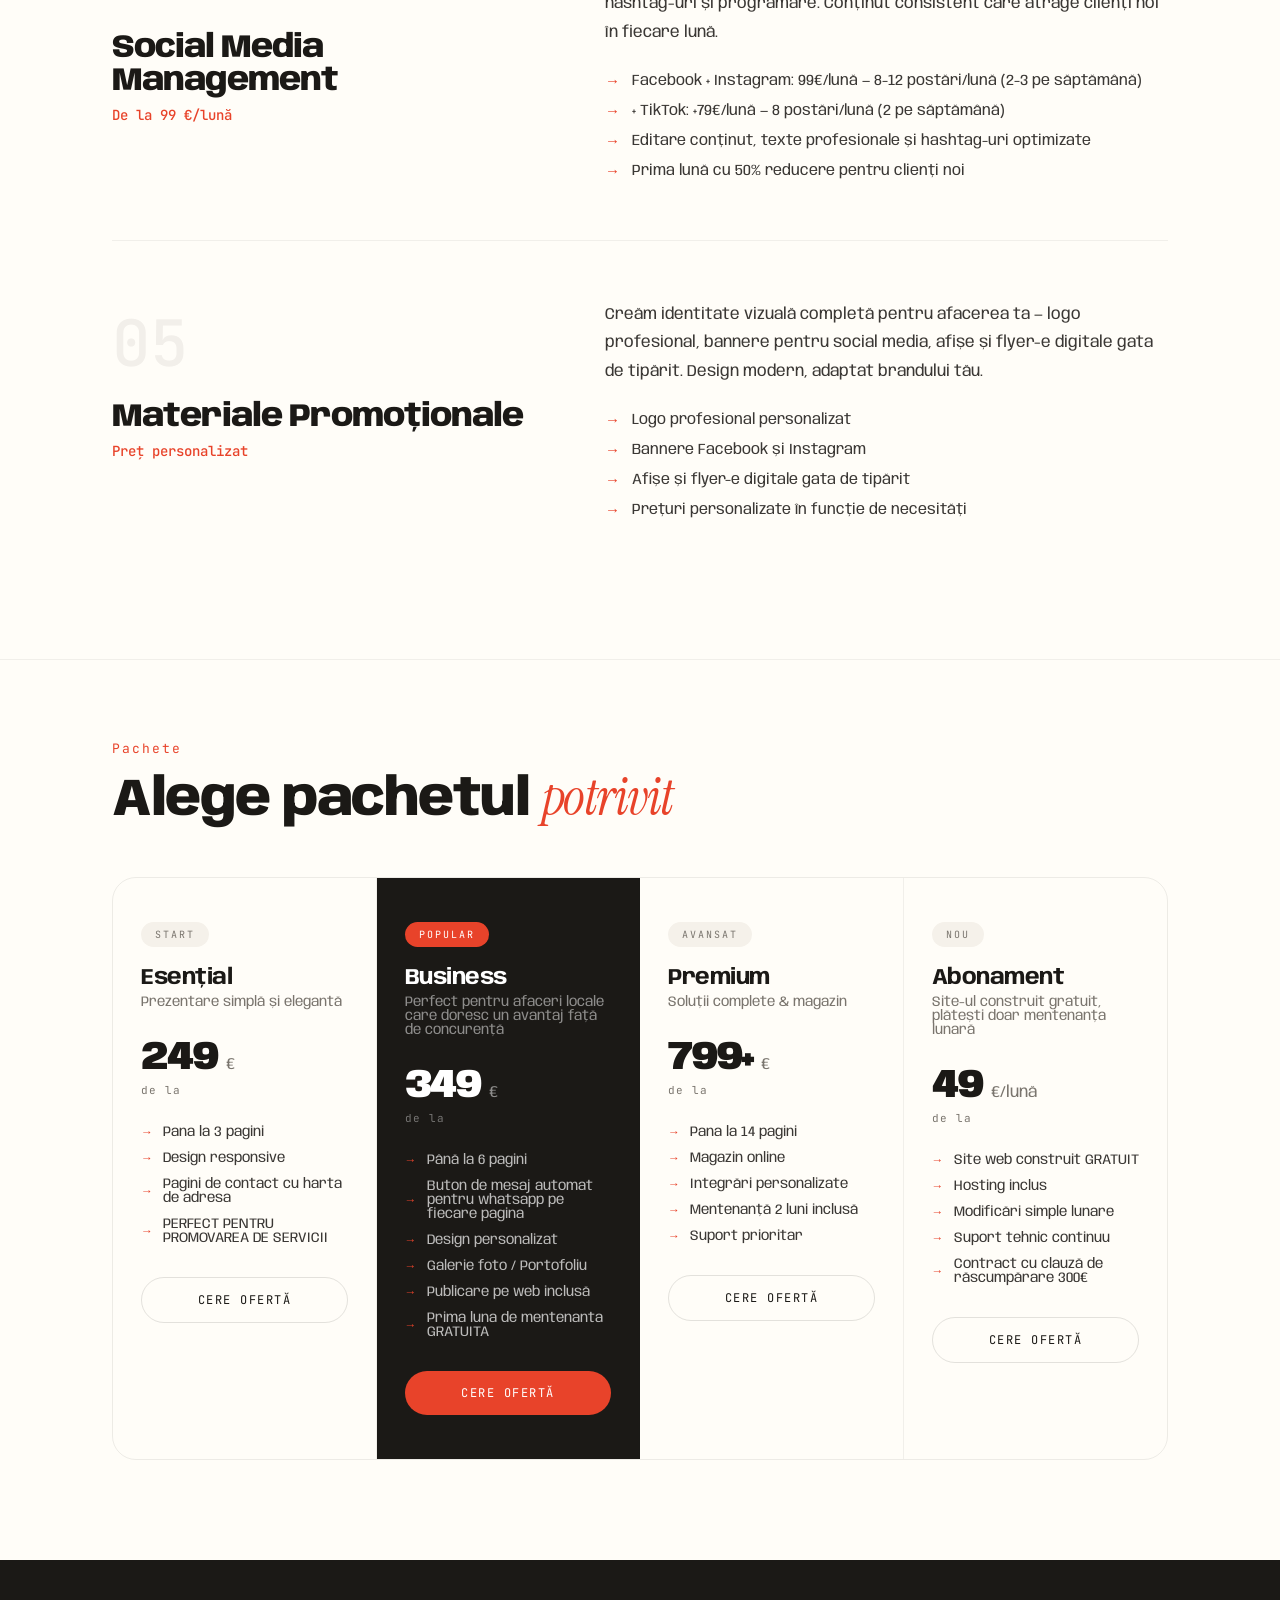
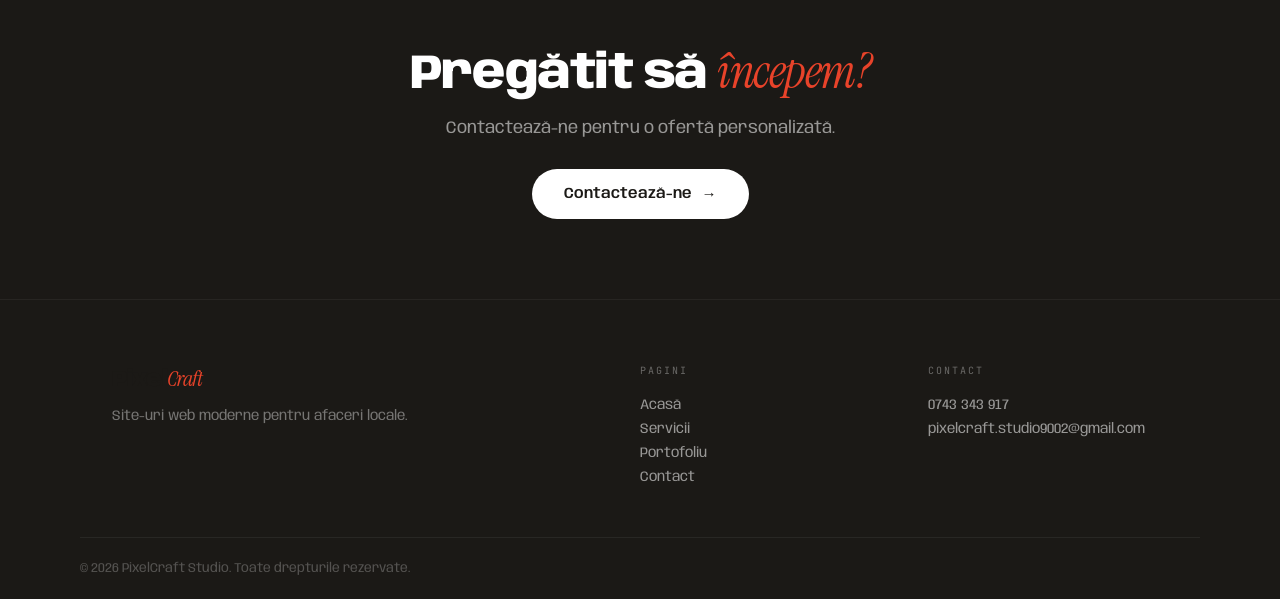
<file: servicii.html>
<!DOCTYPE html>
<html lang="ro">
<head>
<meta charset="UTF-8">
<meta name="viewport" content="width=device-width, initial-scale=1.0">
<title>Servicii — PixelCraft Studio</title>
<link href="https://fonts.googleapis.com/css2?family=Instrument+Serif:ital@0;1&family=Anybody:wght@300;400;500;600;700;800;900&family=JetBrains+Mono:wght@400;500&display=swap" rel="stylesheet">
<link rel="stylesheet" href="style.css">
</head>
<body>
<div class="cursor" id="cursor"></div>

<div class="marquee-wrap">
  <div class="marquee">
    <span>PixelCraft Studio <b class="dot">●</b> Web Design Modern <b class="dot">●</b> Focșani, România <b class="dot">●</b> Disponibil pentru proiecte noi <b class="dot">●</b></span>
    <span>PixelCraft Studio <b class="dot">●</b> Web Design Modern <b class="dot">●</b> Focșani, România <b class="dot">●</b> Disponibil pentru proiecte noi <b class="dot">●</b></span>
    <span>PixelCraft Studio <b class="dot">●</b> Web Design Modern <b class="dot">●</b> Focșani, România <b class="dot">●</b> Disponibil pentru proiecte noi <b class="dot">●</b></span>
    <span>PixelCraft Studio <b class="dot">●</b> Web Design Modern <b class="dot">●</b> Focșani, România <b class="dot">●</b> Disponibil pentru proiecte noi <b class="dot">●</b></span>
  </div>
</div>

<nav id="navbar">
  <a href="index.html" class="logo">Pixel<i>Craft</i></a>
  <ul class="nav-links">
    <li><a href="index.html">Acasă</a></li>
    <li><a href="servicii.html" class="active">Servicii</a></li>
    <li><a href="portofoliu.html">Portofoliu</a></li>
    <li><a href="contact.html" class="cta-link">Contact</a></li>
  </ul>
  <button class="hamburger" id="hamburger" aria-label="Meniu"><span></span><span></span><span></span></button>
</nav>

<div class="mobile-menu" id="mobileMenu">
  <div class="mobile-menu-inner">
    <a href="index.html" class="mobile-link">Acasă</a>
    <a href="servicii.html" class="mobile-link active">Servicii</a>
    <a href="portofoliu.html" class="mobile-link">Portofoliu</a>
    <a href="contact.html" class="mobile-link">Contact</a>
    <div class="mobile-menu-footer">
      <p>pixelcraft.studio9002@gmail.com</p>
      <p>0743 343 917</p>
    </div>
  </div>
</div>

<div class="page-header">
  <div class="container">
    <h1 class="page-title anim">Servicii <em class="accent-italic">& prețuri</em></h1>
    <p class="page-subtitle anim anim-d2">De la idee la site-ul live pe internet — ne ocupăm de fiecare pas cu grijă și atenție la detalii.</p>
  </div>
</div>

<section class="services-full">
  <div class="container">
    <div class="service-full-card anim">
      <div class="sf-left">
        <div class="sf-num">01</div>
        <h2 class="sf-name">Creare site-uri web</h2>
        <span class="sf-price-tag">De la 249€</span>
      </div>
      <div class="sf-right">
        <p class="sf-desc">Construim site-uri de la zero, cu design modern și personalizat. Fiecare proiect este unic — adaptat brandului tău, optimizat pentru viteză și perfect funcțional pe telefon, tabletă și desktop.</p>
        <ul class="sf-features">
          <li>Design personalizat, fără template-uri generice</li>
          <li>Responsive — arată impecabil pe orice ecran</li>
          <li>Cod curat și optimizat pentru viteză</li>
          <li>Pagina de contact si servicii</li>
          <li>Compatibil cu toate browserele moderne</li>
        </ul>
      </div>
    </div>

    <div class="service-full-card anim">
      <div class="sf-left">
        <div class="sf-num">02</div>
        <h2 class="sf-name">Actualizare la cerere</h2>
        <span class="sf-price-tag">De la 25 €</span>
      </div>
      <div class="sf-right">
        <p class="sf-desc">Site-ul tău trebuie să rămână actual. Modificăm texte, imagini, adăugăm pagini noi sau restructurăm conținutul existent — rapid și fără bătăi de cap.</p>
        <ul class="sf-features">
          <li>Modificare texte, imagini și conținut</li>
          <li>Adăugare pagini sau secțiuni noi</li>
          <li>Restructurare layout la cerere</li>
          <li>Timp de răspuns sub 24 de ore</li>
        </ul>
      </div>
    </div>

    <div class="service-full-card anim">
      <div class="sf-left">
        <div class="sf-num">03</div>
        <h2 class="sf-name">Publicare pe web</h2>
        <span class="sf-price-tag">De la 29 €</span>
      </div>
      <div class="sf-right">
        <p class="sf-desc">Ne ocupăm de toate aspectele tehnice — de la achiziția domeniului și configurarea hostingului, până la punerea site-ului online și testarea finală.</p>
        <ul class="sf-features">
          <li>Înregistrare domeniu (.ro, .com, etc.)</li>
          <li>Testare și optimizare finală</li>
          <li>Suport post-lansare</li>
        </ul>
      </div>
    </div>

    <div class="service-full-card anim">
      <div class="sf-left">
        <div class="sf-num">04</div>
        <h2 class="sf-name">Social Media Management</h2>
        <span class="sf-price-tag">De la 99 €/lună</span>
      </div>
      <div class="sf-right">
        <p class="sf-desc">Administrăm paginile tale de Facebook, Instagram și TikTok. Tu furnizezi materialele foto/video, noi ne ocupăm de editare, texte profesionale, hashtag-uri și programare. Conținut consistent care atrage clienți noi în fiecare lună.</p>
        <ul class="sf-features">
          <li>Facebook + Instagram: 99€/lună — 8-12 postări/lună (2-3 pe săptămână)</li>
          <li>+ TikTok: +79€/lună — 8 postări/lună (2 pe săptămână)</li>
          <li>Editare conținut, texte profesionale și hashtag-uri optimizate</li>
          <li>Prima lună cu 50% reducere pentru clienți noi</li>
        </ul>
      </div>
    </div>

    <div class="service-full-card anim">
      <div class="sf-left">
        <div class="sf-num">05</div>
        <h2 class="sf-name">Materiale Promoționale</h2>
        <span class="sf-price-tag">Preț personalizat</span>
      </div>
      <div class="sf-right">
        <p class="sf-desc">Creăm identitate vizuală completă pentru afacerea ta — logo profesional, bannere pentru social media, afișe și flyer-e digitale gata de tipărit. Design modern, adaptat brandului tău.</p>
        <ul class="sf-features">
          <li>Logo profesional personalizat</li>
          <li>Bannere Facebook și Instagram</li>
          <li>Afișe și flyer-e digitale gata de tipărit</li>
          <li>Prețuri personalizate în funcție de necesități</li>
        </ul>
      </div>
    </div>
  </div>
</section>

<section class="pricing-section">
  <div class="container">
    <div class="section-header anim">
      <span class="section-num">Pachete</span>
      <h2 class="section-title">Alege pachetul <em class="accent-italic">potrivit</em></h2>
    </div>

    <div class="pricing-layout">
      <div class="pricing-col anim">
        <span class="pricing-badge">Start</span>
        <h3 class="pricing-tier">Esențial</h3>
        <p class="pricing-tier-desc">Prezentare simplă și elegantă</p>
        <p class="pricing-price">249 <span>€</span></p>
        <p class="pricing-from">de la</p>
        <ul class="pricing-list">
          <li>Pana la 3 pagini</li>
          <li>Design responsive</li>
          <li>Pagini de contact cu harta de adresa</li>
          <li>PERFECT PENTRU PROMOVAREA DE SERVICII</li>
        </ul>
        <a href="contact.html" class="pricing-cta">Cere ofertă</a>
      </div>
      <div class="pricing-col highlight anim anim-delay-1">
        <span class="pricing-badge">Popular</span>
        <h3 class="pricing-tier">Business</h3>
        <p class="pricing-tier-desc">Perfect pentru afaceri locale care doresc un avantaj față de concurență</p>
        <p class="pricing-price">349 <span>€</span></p>
        <p class="pricing-from">de la</p>
        <ul class="pricing-list">
          <li>Până la 6 pagini</li>
          <li>Buton de mesaj automat pentru whatsapp pe fiecare pagina</li>
          <li>Design personalizat</li>
          <li>Galerie foto / Portofoliu</li>
          <li>Publicare pe web inclusă</li>
          <li>Prima luna de mentenanta GRATUITA</li>
        </ul>
        <a href="contact.html" class="pricing-cta">Cere ofertă</a>
      </div>
      <div class="pricing-col anim anim-delay-2">
        <span class="pricing-badge">Avansat</span>
        <h3 class="pricing-tier">Premium</h3>
        <p class="pricing-tier-desc">Soluții complete & magazin</p>
        <p class="pricing-price">799+ <span>€</span></p>
        <p class="pricing-from">de la</p>
        <ul class="pricing-list">
          <li>Pana la 14 pagini</li>
          <li>Magazin online</li>
          <li>Integrări personalizate</li>
          <li>Mentenanță 2 luni inclusă</li>
          <li>Suport prioritar</li>
        </ul>
        <a href="contact.html" class="pricing-cta">Cere ofertă</a>
      </div>
      <div class="pricing-col anim anim-delay-3">
        <span class="pricing-badge">Nou</span>
        <h3 class="pricing-tier">Abonament</h3>
        <p class="pricing-tier-desc">Site-ul construit gratuit, plătești doar mentenanța lunară</p>
        <p class="pricing-price">49 <span>€/lună</span></p>
        <p class="pricing-from">de la</p>
        <ul class="pricing-list">
          <li>Site web construit GRATUIT</li>
          <li>Hosting inclus</li>
          <li>Modificări simple lunare</li>
          <li>Suport tehnic continuu</li>
          <li>Contract cu clauză de răscumpărare 300€</li>
        </ul>
        <a href="contact.html" class="pricing-cta">Cere ofertă</a>
      </div>
    </div>
  </div>
</section>

<section class="cta-band">
  <div class="container">
    <div class="cta-content anim">
      <h2 class="cta-title">Pregătit să <em class="accent-italic">începem?</em></h2>
      <p class="cta-desc">Contactează-ne pentru o ofertă personalizată.</p>
      <a href="contact.html" class="btn-primary btn-light">Contactează-ne <span class="btn-arrow">→</span></a>
    </div>
  </div>
</section>

<footer class="site-footer">
  <div class="container footer-grid">
    <div class="footer-brand">
      <span class="logo">Pixel<i>Craft</i></span>
      <p class="footer-tagline">Site-uri web moderne pentru afaceri locale.</p>
    </div>
    <div class="footer-nav">
      <p class="footer-heading">Pagini</p>
      <a href="index.html">Acasă</a>
      <a href="servicii.html">Servicii</a>
      <a href="portofoliu.html">Portofoliu</a>
      <a href="contact.html">Contact</a>
    </div>
    <div class="footer-contact">
      <p class="footer-heading">Contact</p>
      <a href="tel:0743343917">0743 343 917</a>
      <a href="mailto:pixelcraft.studio9002@gmail.com">pixelcraft.studio9002@gmail.com</a>
    </div>
  </div>
  <div class="container footer-bottom">
    <p>© 2026 PixelCraft Studio. Toate drepturile rezervate.</p>
  </div>
</footer>

<script src="main.js"></script>
</body>
</html>
</file>
<file: style.css>
/* ===========================
   PIXELCRAFT STUDIO — STYLES
   =========================== */

:root {
  --cream: #FFFDF8;
  --sand: #F5F1EA;
  --ink: #1B1916;
  --ink-body: #3B3835;
  --ink-muted: #7A756E;
  --pop: #E8432A;
  --pop-dark: #C5331C;
  --pop-soft: #FFF0ED;
  --blue: #2B4AFF;
  --blue-soft: #EEF1FF;
  --green: #1A9E5C;
  --green-soft: #EAFAF2;
  --font-display: 'Anybody', sans-serif;
  --font-serif: 'Instrument Serif', serif;
  --font-mono: 'JetBrains Mono', monospace;
}

* { margin: 0; padding: 0; box-sizing: border-box; }
html { scroll-behavior: smooth; }

body {
  font-family: var(--font-display);
  background: var(--cream);
  color: var(--ink);
  overflow-x: hidden;
  cursor: none;
  -webkit-font-smoothing: antialiased;
}

.container {
  max-width: 1120px;
  margin: 0 auto;
  padding: 0 32px;
}

/* ============ CURSOR ============ */
.cursor {
  width: 14px; height: 14px;
  border: 2px solid var(--ink);
  border-radius: 50%;
  position: fixed; top: 0; left: 0;
  pointer-events: none; z-index: 9999;
  transition: width 0.25s, height 0.25s, margin 0.25s, background 0.25s, border-color 0.25s;
  margin-left: -7px; margin-top: -7px;
  mix-blend-mode: difference;
}
.cursor.hover {
  width: 44px; height: 44px;
  margin-left: -22px; margin-top: -22px;
  background: #fff; border-color: #fff;
}

/* ============ MARQUEE ============ */
.marquee-wrap {
  background: var(--ink);
  overflow: hidden;
  padding: 9px 0;
  position: fixed; top: 0; left: 0; right: 0;
  z-index: 200;
}
.marquee {
  display: flex; gap: 48px;
  animation: ticker 22s linear infinite;
  white-space: nowrap; width: max-content;
}
.marquee span {
  font-family: var(--font-mono);
  font-size: 11px;
  letter-spacing: 1.5px;
  text-transform: uppercase;
  color: rgba(255,255,255,0.55);
}
.marquee .dot { color: var(--pop); margin: 0 6px; }
@keyframes ticker {
  0% { transform: translateX(0); }
  100% { transform: translateX(-50%); }
}

/* ============ NAV ============ */
nav {
  position: fixed;
  top: 32px; left: 0; right: 0;
  z-index: 150;
  padding: 14px 32px;
  display: flex; align-items: center; justify-content: space-between;
  background: rgba(255,253,248,0.8);
  backdrop-filter: blur(20px);
  -webkit-backdrop-filter: blur(20px);
  border-bottom: 1px solid rgba(27,25,22,0.06);
}
.logo {
  font-family: var(--font-display);
  font-weight: 900; font-size: 22px;
  text-decoration: none; color: var(--ink);
  letter-spacing: -1px;
}
.logo i {
  font-family: var(--font-serif);
  font-style: italic; color: var(--pop); font-weight: 400;
}
.nav-links {
  display: flex; gap: 32px; list-style: none; align-items: center;
}
.nav-links a {
  font-family: var(--font-mono);
  font-size: 11px; text-transform: uppercase;
  letter-spacing: 1.5px; color: var(--ink-muted);
  text-decoration: none; transition: color 0.3s;
  font-weight: 500;
}
.nav-links a:hover, .nav-links a.active { color: var(--ink); }
.nav-links .cta-link {
  background: var(--pop); color: #fff !important;
  padding: 10px 22px; border-radius: 100px;
  transition: all 0.3s;
}
.nav-links .cta-link:hover { background: var(--pop-dark); transform: scale(1.04); }

.hamburger {
  display: none; background: none; border: none;
  cursor: pointer; padding: 4px; z-index: 210;
}
.hamburger span {
  display: block; width: 26px; height: 2px;
  background: var(--ink); margin: 6px 0;
  transition: all 0.3s; border-radius: 2px;
}
.hamburger.open span:nth-child(1) { transform: rotate(45deg) translate(5px, 6px); }
.hamburger.open span:nth-child(2) { opacity: 0; }
.hamburger.open span:nth-child(3) { transform: rotate(-45deg) translate(5px, -6px); }

/* ============ MOBILE MENU ============ */
.mobile-menu {
  position: fixed; inset: 0;
  background: var(--cream);
  z-index: 190;
  display: flex; align-items: center; justify-content: center;
  opacity: 0; pointer-events: none;
  transition: opacity 0.4s;
}
.mobile-menu.open { opacity: 1; pointer-events: all; }
.mobile-menu-inner { text-align: center; }
.mobile-link {
  display: block;
  font-family: var(--font-display);
  font-weight: 800; font-size: 36px;
  letter-spacing: -1px;
  color: var(--ink); text-decoration: none;
  padding: 14px 0;
  transition: color 0.3s;
}
.mobile-link:hover, .mobile-link.active { color: var(--pop); }
.mobile-menu-footer {
  margin-top: 40px;
  font-family: var(--font-mono);
  font-size: 12px; color: var(--ink-muted);
  line-height: 2;
}

/* ============ TYPOGRAPHY ============ */
.accent-italic {
  font-family: var(--font-serif);
  font-style: italic; font-weight: 400;
  color: var(--pop);
}
.section-num {
  font-family: var(--font-mono);
  font-size: 13px; color: var(--pop);
  letter-spacing: 2px; margin-bottom: 14px;
  display: block;
}
.section-title {
  font-family: var(--font-display);
  font-weight: 800;
  font-size: clamp(32px, 4.5vw, 52px);
  letter-spacing: -1.5px; line-height: 1.05;
  color: var(--ink);
}
.section-header { margin-bottom: 48px; }

/* ============ BUTTONS ============ */
.btn-primary {
  display: inline-flex; align-items: center; gap: 10px;
  background: var(--pop); color: #fff;
  font-family: var(--font-display);
  font-size: 15px; font-weight: 600;
  padding: 16px 32px; border-radius: 100px;
  text-decoration: none; border: none; cursor: pointer;
  transition: all 0.35s cubic-bezier(0.16,1,0.3,1);
}
.btn-primary:hover {
  background: var(--pop-dark);
  transform: translateY(-2px);
  box-shadow: 0 10px 30px rgba(232,67,42,0.25);
}
.btn-arrow { transition: transform 0.3s; }
.btn-primary:hover .btn-arrow { transform: translateX(4px); }

.btn-outline {
  display: inline-flex; align-items: center; gap: 10px;
  background: transparent; color: var(--ink);
  font-family: var(--font-display);
  font-size: 15px; font-weight: 600;
  padding: 16px 32px; border-radius: 100px;
  text-decoration: none;
  border: 2px solid rgba(27,25,22,0.15);
  transition: all 0.35s;
}
.btn-outline:hover {
  border-color: var(--ink);
  transform: translateY(-2px);
}

.btn-light {
  background: #fff; color: var(--ink);
}
.btn-light:hover {
  background: var(--sand);
  box-shadow: 0 10px 30px rgba(0,0,0,0.1);
}

.link-arrow {
  font-family: var(--font-mono);
  font-size: 13px; letter-spacing: 0.5px;
  color: var(--pop); text-decoration: none;
  font-weight: 500;
  transition: letter-spacing 0.3s;
}
.link-arrow:hover { letter-spacing: 1.5px; }

.section-cta { margin-top: 40px; }

/* ============ HERO ============ */
.hero {
  min-height: 100vh;
  display: flex; align-items: center;
  padding: 140px 0 80px;
  position: relative; overflow: hidden;
}
.hero-inner {
  max-width: 1120px; margin: 0 auto;
  padding: 0 32px; position: relative; z-index: 2;
}
.hero-eyebrow {
  font-family: var(--font-mono);
  font-size: 12px; letter-spacing: 3px;
  text-transform: uppercase;
  color: var(--ink-muted); margin-bottom: 28px;
}
.hero-title {
  font-family: var(--font-display);
  font-weight: 900;
  font-size: clamp(48px, 8vw, 100px);
  line-height: 0.95; letter-spacing: -3px;
  margin-bottom: 32px; color: var(--ink);
}
.hero-title .line {
  display: block; overflow: hidden;
}
.hero-title .line span {
  display: inline-block;
}
.hero-desc {
  font-size: 18px; color: var(--ink-body);
  max-width: 460px; line-height: 1.75;
  font-weight: 400; margin-bottom: 40px;
}
.hero-buttons { display: flex; gap: 14px; flex-wrap: wrap; }

.hero-shapes {
  position: absolute; inset: 0; z-index: 1;
  pointer-events: none;
}
.blob {
  position: absolute; border-radius: 50%;
  animation: morph 10s ease-in-out infinite;
}
.blob-1 {
  width: 340px; height: 340px;
  background: var(--pop-soft);
  top: 10%; right: 5%;
  opacity: 0.7;
}
.blob-2 {
  width: 200px; height: 200px;
  background: var(--blue-soft);
  top: 50%; right: 20%;
  animation-delay: -3s; opacity: 0.6;
}
.blob-3 {
  width: 140px; height: 140px;
  background: var(--green-soft);
  top: 65%; right: 8%;
  animation-delay: -6s; opacity: 0.5;
}
@keyframes morph {
  0%, 100% { border-radius: 60% 40% 30% 70% / 60% 30% 70% 40%; }
  33% { border-radius: 30% 60% 70% 40% / 50% 60% 30% 60%; }
  66% { border-radius: 50% 60% 30% 60% / 30% 40% 70% 60%; }
}

/* ============ HOME SERVICES ============ */
.home-services {
  padding: 80px 0 100px;
  border-top: 1px solid rgba(27,25,22,0.06);
}
.services-preview {
  display: grid; grid-template-columns: repeat(3, 1fr);
  gap: 2px; background: rgba(27,25,22,0.08);
  border-radius: 20px; overflow: hidden;
}
.service-preview-card {
  background: var(--cream);
  padding: 40px 28px;
  text-decoration: none; color: var(--ink);
  position: relative; overflow: hidden;
  transition: all 0.5s cubic-bezier(0.16,1,0.3,1);
  display: flex; flex-direction: column;
}
.service-preview-card::before {
  content: ''; position: absolute; inset: 0;
  background: var(--ink);
  transform: translateY(101%);
  transition: transform 0.5s cubic-bezier(0.16,1,0.3,1);
  z-index: 0;
}
.service-preview-card:hover::before { transform: translateY(0); }
.service-preview-card > * { position: relative; z-index: 1; }
.service-preview-card:hover { color: #fff; }
.service-preview-card:hover .sp-num { color: var(--pop); }
.service-preview-card:hover .sp-desc { color: rgba(255,255,255,0.6); }
.service-preview-card:hover .sp-price { background: rgba(255,255,255,0.1); color: #fff; border-color: rgba(255,255,255,0.2); }
.service-preview-card:hover .sp-arrow { opacity: 1; transform: translateX(0); }

.sp-num {
  font-family: var(--font-mono);
  font-size: 44px; font-weight: 500;
  color: rgba(27,25,22,0.07);
  margin-bottom: 28px; transition: color 0.5s;
}
.sp-name {
  font-family: var(--font-display);
  font-size: 21px; font-weight: 700;
  letter-spacing: -0.3px; margin-bottom: 12px;
}
.sp-desc {
  font-size: 15px; color: var(--ink-body);
  line-height: 1.65; font-weight: 400;
  margin-bottom: 24px; transition: color 0.5s;
  flex: 1;
}
.sp-price {
  display: inline-block;
  font-family: var(--font-mono);
  font-size: 12px; font-weight: 500;
  padding: 8px 16px;
  border: 1px solid rgba(27,25,22,0.1);
  border-radius: 100px;
  color: var(--ink-body);
  transition: all 0.5s;
}
.sp-arrow {
  position: absolute;
  bottom: 40px; right: 28px;
  font-size: 22px; color: var(--pop);
  opacity: 0; transform: translateX(-10px);
  transition: all 0.4s;
}

/* ============ HOME PORTFOLIO ============ */
.home-portfolio {
  padding: 80px 0 100px;
  border-top: 1px solid rgba(27,25,22,0.06);
}
.portfolio-preview { margin-top: 0; }
.pp-card {
  display: grid; grid-template-columns: 1.1fr 0.9fr;
  background: var(--ink); border-radius: 24px;
  overflow: hidden;
  transition: transform 0.5s cubic-bezier(0.16,1,0.3,1);
}
.pp-card:hover { transform: scale(0.99); }

.pp-visual {
  padding: 40px; display: flex;
  align-items: center; justify-content: center;
  position: relative;
  background:
    radial-gradient(circle at 30% 40%, rgba(232,67,42,0.12) 0%, transparent 60%),
    radial-gradient(circle at 70% 60%, rgba(43,74,255,0.1) 0%, transparent 60%);
}
.pp-browser {
  width: 100%; max-width: 360px;
  background: rgba(255,255,255,0.06);
  border: 1px solid rgba(255,255,255,0.08);
  border-radius: 12px; overflow: hidden;
}
.pp-browser-bar {
  height: 30px;
  background: rgba(255,255,255,0.04);
  display: flex; align-items: center;
  gap: 6px; padding: 0 12px;
  border-bottom: 1px solid rgba(255,255,255,0.06);
}
.pp-dot {
  width: 8px; height: 8px;
  border-radius: 50%;
  background: rgba(255,255,255,0.15);
}
.pp-url {
  font-family: var(--font-mono);
  font-size: 10px; color: rgba(255,255,255,0.3);
  margin-left: 10px;
}
.pp-browser-body { padding: 16px; }
.pp-line {
  height: 8px; border-radius: 100px;
  margin-bottom: 8px;
}
.pp-line-accent { width: 55%; background: rgba(232,67,42,0.3); }
.pp-line-80 { width: 80%; background: rgba(255,255,255,0.06); }
.pp-line-60 { width: 60%; background: rgba(255,255,255,0.04); }
.pp-blocks {
  display: grid; grid-template-columns: 1fr 1fr;
  gap: 8px; margin-top: 12px;
}
.pp-block {
  height: 50px; border-radius: 8px;
  background: rgba(255,255,255,0.04);
}

.pp-info {
  padding: 48px 40px;
  display: flex; flex-direction: column;
  justify-content: center; color: #fff;
}
.pp-label {
  font-family: var(--font-mono);
  font-size: 11px; letter-spacing: 2px;
  text-transform: uppercase;
  color: rgba(255,255,255,0.45);
  margin-bottom: 14px;
}
.pp-name {
  font-family: var(--font-display);
  font-size: 28px; font-weight: 700;
  letter-spacing: -1px; margin-bottom: 14px;
}
.pp-desc {
  font-size: 15px; color: rgba(255,255,255,0.6);
  line-height: 1.65; margin-bottom: 20px;
}
.pp-tags { display: flex; gap: 8px; flex-wrap: wrap; }
.pp-tags span {
  font-family: var(--font-mono);
  font-size: 10px; letter-spacing: 1px;
  text-transform: uppercase;
  padding: 6px 14px; border-radius: 100px;
  border: 1px solid rgba(255,255,255,0.12);
  color: rgba(255,255,255,0.5);
}

/* ============ CTA BAND ============ */
.cta-band {
  background: var(--ink);
  padding: 80px 0;
}
.cta-content { text-align: center; }
.cta-title {
  font-family: var(--font-display);
  font-weight: 800;
  font-size: clamp(30px, 4vw, 48px);
  letter-spacing: -1.5px;
  color: #fff; margin-bottom: 16px;
}
.cta-desc {
  font-size: 17px; color: rgba(255,255,255,0.55);
  margin-bottom: 32px; font-weight: 400;
}

/* ============ FOOTER ============ */
.site-footer {
  background: var(--ink);
  padding: 64px 0 0;
  border-top: 1px solid rgba(255,255,255,0.05);
}
.footer-grid {
  display: grid;
  grid-template-columns: 2fr 1fr 1fr;
  gap: 48px;
  padding-bottom: 48px;
  border-bottom: 1px solid rgba(255,255,255,0.06);
}
.footer-brand .logo { display: inline-block; margin-bottom: 12px; }
.footer-brand .logo i { color: var(--pop); }
.footer-tagline {
  font-size: 14px; color: rgba(255,255,255,0.4);
  font-weight: 400; line-height: 1.6;
}
.footer-heading {
  font-family: var(--font-mono);
  font-size: 10px; letter-spacing: 2px;
  text-transform: uppercase;
  color: rgba(255,255,255,0.35);
  margin-bottom: 16px;
}
.footer-nav a, .footer-contact a {
  display: block;
  font-size: 14px; color: rgba(255,255,255,0.55);
  text-decoration: none;
  padding: 5px 0; transition: color 0.3s;
}
.footer-nav a:hover, .footer-contact a:hover { color: #fff; }
.footer-bottom {
  padding: 24px 0;
  font-size: 13px; color: rgba(255,255,255,0.25);
}

/* ============ ANIMATIONS ============ */
.anim {
  opacity: 0; transform: translateY(30px);
  transition: all 0.8s cubic-bezier(0.16,1,0.3,1);
}
.anim.in { opacity: 1; transform: translateY(0); }
.anim-delay-1 { transition-delay: 0.1s; }
.anim-delay-2 { transition-delay: 0.2s; }
.anim-d1 { transition-delay: 0.2s; }
.anim-d2 { transition-delay: 0.35s; }
.anim-d3 { transition-delay: 0.5s; }
.anim-d4 { transition-delay: 0.65s; }
.anim-d5 { transition-delay: 0.8s; }

/* ============ SERVICII PAGE ============ */
.page-header {
  padding: 160px 0 60px;
  border-bottom: 1px solid rgba(27,25,22,0.06);
}
.page-title {
  font-family: var(--font-display);
  font-weight: 900;
  font-size: clamp(40px, 6vw, 72px);
  letter-spacing: -2px; line-height: 1;
  color: var(--ink); margin-bottom: 16px;
}
.page-subtitle {
  font-size: 18px; color: var(--ink-body);
  font-weight: 400; max-width: 500px;
  line-height: 1.7;
}

.services-full {
  padding: 80px 0;
}
.service-full-card {
  display: grid; grid-template-columns: 1fr 1.3fr;
  gap: 60px; padding: 60px 0;
  border-bottom: 1px solid rgba(27,25,22,0.06);
  align-items: start;
}
.service-full-card:last-child { border-bottom: none; }

.sf-num {
  font-family: var(--font-mono);
  font-size: 64px; font-weight: 500;
  color: rgba(27,25,22,0.06);
  margin-bottom: 16px;
}
.sf-name {
  font-family: var(--font-display);
  font-size: 32px; font-weight: 800;
  letter-spacing: -1px; margin-bottom: 8px;
}
.sf-price-tag {
  font-family: var(--font-mono);
  font-size: 14px; font-weight: 500;
  color: var(--pop);
}

.sf-desc {
  font-size: 16px; color: var(--ink-body);
  line-height: 1.8; margin-bottom: 24px;
  font-weight: 400;
}
.sf-features {
  list-style: none;
  display: flex; flex-direction: column; gap: 12px;
}
.sf-features li {
  font-size: 15px; color: var(--ink-body);
  display: flex; align-items: center; gap: 12px;
  font-weight: 400;
}
.sf-features li::before {
  content: '→';
  color: var(--pop);
  font-weight: 600;
  flex-shrink: 0;
}

/* PRICING TABLE on Servicii page */
.pricing-section {
  padding: 80px 0 100px;
  border-top: 1px solid rgba(27,25,22,0.06);
}
.pricing-layout {
  display: grid; grid-template-columns: repeat(4, 1fr);
  gap: 0; margin-top: 48px;
  border: 1px solid rgba(27,25,22,0.08);
  border-radius: 24px; overflow: hidden;
}
.pricing-col {
  padding: 44px 28px;
  border-right: 1px solid rgba(27,25,22,0.06);
  transition: all 0.4s;
}
.pricing-col:last-child { border-right: none; }
.pricing-col.highlight { background: var(--ink); color: #fff; }
.pricing-col:not(.highlight):hover { background: var(--sand); }

.pricing-badge {
  font-family: var(--font-mono);
  font-size: 10px; letter-spacing: 2px;
  text-transform: uppercase;
  padding: 6px 14px; border-radius: 100px;
  display: inline-block; margin-bottom: 20px;
}
.pricing-col:not(.highlight) .pricing-badge { background: var(--sand); color: var(--ink-muted); }
.pricing-col.highlight .pricing-badge { background: var(--pop); color: #fff; }

.pricing-tier {
  font-family: var(--font-display);
  font-weight: 700; font-size: 22px;
  letter-spacing: -0.5px; margin-bottom: 6px;
}
.pricing-tier-desc {
  font-size: 14px; font-weight: 400; margin-bottom: 28px;
}
.pricing-col:not(.highlight) .pricing-tier-desc { color: var(--ink-muted); }
.pricing-col.highlight .pricing-tier-desc { color: rgba(255,255,255,0.5); }

.pricing-price {
  font-family: var(--font-display);
  font-weight: 900; font-size: 40px;
  letter-spacing: -2px; margin-bottom: 4px;
}
.pricing-price span { font-size: 16px; font-weight: 400; letter-spacing: 0; }
.pricing-col:not(.highlight) .pricing-price span { color: var(--ink-muted); }
.pricing-col.highlight .pricing-price span { color: rgba(255,255,255,0.5); }

.pricing-from {
  font-family: var(--font-mono);
  font-size: 11px; letter-spacing: 1px;
  margin-bottom: 28px;
}
.pricing-col:not(.highlight) .pricing-from { color: var(--ink-muted); }
.pricing-col.highlight .pricing-from { color: rgba(255,255,255,0.4); }

.pricing-list {
  list-style: none;
  display: flex; flex-direction: column; gap: 12px;
  margin-bottom: 32px;
}
.pricing-list li {
  font-size: 14px; font-weight: 400;
  display: flex; align-items: center; gap: 10px;
}
.pricing-list li::before {
  content: '→'; font-size: 12px; color: var(--pop);
  flex-shrink: 0;
}
.pricing-col:not(.highlight) .pricing-list li { color: var(--ink-body); }
.pricing-col.highlight .pricing-list li { color: rgba(255,255,255,0.7); }

.pricing-cta {
  display: block; width: 100%; padding: 14px;
  text-align: center;
  font-family: var(--font-mono);
  font-size: 12px; letter-spacing: 1.5px;
  text-transform: uppercase; text-decoration: none;
  border-radius: 100px; transition: all 0.3s;
}
.pricing-col:not(.highlight) .pricing-cta {
  border: 1px solid rgba(27,25,22,0.12); color: var(--ink);
}
.pricing-col:not(.highlight) .pricing-cta:hover {
  background: var(--ink); color: #fff; border-color: var(--ink);
}
.pricing-col.highlight .pricing-cta {
  background: var(--pop); color: #fff; border: none;
}
.pricing-col.highlight .pricing-cta:hover {
  background: var(--pop-dark); transform: scale(1.02);
}

/* ============ PORTOFOLIU PAGE ============ */
.portfolio-full { padding: 80px 0 100px; }
.portfolio-full-grid {
  display: grid; grid-template-columns: 1fr 1fr;
  gap: 28px;
}
.pf-card {
  border-radius: 20px; overflow: hidden;
  border: 1px solid rgba(27,25,22,0.06);
  transition: all 0.5s cubic-bezier(0.16,1,0.3,1);
  background: var(--cream);
}
.pf-card:hover {
  transform: translateY(-6px);
  box-shadow: 0 20px 50px rgba(0,0,0,0.07);
}
.pf-thumb {
  aspect-ratio: 16/9;
  background: var(--ink);
  display: flex; align-items: center; justify-content: center;
  position: relative; overflow: hidden;
  padding: 24px;
}
.pf-thumb::before {
  content: ''; position: absolute; inset: 0;
  background:
    radial-gradient(circle at 25% 35%, rgba(232,67,42,0.12), transparent 55%),
    radial-gradient(circle at 75% 65%, rgba(43,74,255,0.1), transparent 55%);
}
.pf-thumb .pp-browser {
  position: relative; z-index: 1;
  width: 85%; max-width: 340px;
}
.pf-info { padding: 28px; }
.pf-info h3 {
  font-family: var(--font-display);
  font-size: 22px; font-weight: 700;
  letter-spacing: -0.5px; margin-bottom: 8px;
  color: var(--ink);
}
.pf-info p {
  font-size: 15px; color: var(--ink-body);
  line-height: 1.6; margin-bottom: 16px;
}
.pf-info .pp-tags span {
  color: var(--ink-muted);
  border-color: rgba(27,25,22,0.1);
}

.pf-coming {
  border: 2px dashed rgba(27,25,22,0.12);
  background: transparent;
  display: flex; align-items: center; justify-content: center;
  min-height: 340px; text-align: center;
}
.pf-coming:hover { transform: none; box-shadow: none; }
.pf-coming-inner { padding: 40px; }
.pf-coming-icon {
  font-size: 36px; margin-bottom: 16px;
  animation: pulse-icon 3s ease-in-out infinite;
}
@keyframes pulse-icon {
  0%, 100% { transform: scale(1); }
  50% { transform: scale(1.15); }
}
.pf-coming-inner h3 {
  font-family: var(--font-display);
  font-size: 20px; font-weight: 700;
  margin-bottom: 8px; color: var(--ink);
}
.pf-coming-inner p {
  font-size: 14px; color: var(--ink-muted);
  line-height: 1.6;
}

/* ============ CONTACT PAGE ============ */
.contact-full { padding: 80px 0 100px; }
.contact-grid {
  display: grid; grid-template-columns: 1fr 1fr;
  gap: 64px; align-items: start;
}
.contact-text {
  font-size: 17px; color: var(--ink-body);
  line-height: 1.8; margin-bottom: 40px;
  font-weight: 400;
}
.contact-info-item {
  display: flex; align-items: center; gap: 18px;
  padding: 22px 0;
  border-bottom: 1px solid rgba(27,25,22,0.06);
}
.ci-icon {
  width: 50px; height: 50px;
  border-radius: 14px;
  display: flex; align-items: center; justify-content: center;
  font-size: 22px; flex-shrink: 0;
}
.ci-icon.phone { background: var(--green-soft); }
.ci-icon.email { background: var(--blue-soft); }
.ci-label {
  font-family: var(--font-mono);
  font-size: 10px; letter-spacing: 2px;
  text-transform: uppercase;
  color: var(--ink-muted); margin-bottom: 4px;
}
.ci-value {
  font-size: 17px; font-weight: 600;
}
.ci-value a {
  color: var(--ink); text-decoration: none;
  transition: color 0.3s;
}
.ci-value a:hover { color: var(--pop); }

.contact-form-card {
  background: var(--sand);
  border-radius: 24px; padding: 40px;
}
.cf-title {
  font-family: var(--font-display);
  font-size: 22px; font-weight: 700;
  letter-spacing: -0.5px; margin-bottom: 28px;
  color: var(--ink);
}
.cf-row { margin-bottom: 20px; }
.cf-label {
  font-family: var(--font-mono);
  font-size: 10px; letter-spacing: 2px;
  text-transform: uppercase;
  color: var(--ink-muted); margin-bottom: 6px;
  display: block;
}
.cf-input {
  width: 100%;
  padding: 14px 0;
  border: none;
  border-bottom: 2px solid rgba(27,25,22,0.08);
  background: transparent;
  font-family: var(--font-display);
  font-size: 16px; font-weight: 400;
  color: var(--ink); outline: none;
  transition: border-color 0.3s;
}
.cf-input:focus { border-color: var(--pop); }
.cf-input::placeholder { color: var(--ink-muted); }
textarea.cf-input {
  resize: vertical; min-height: 100px;
  font-family: var(--font-display);
}
.cf-submit {
  width: 100%; padding: 16px; margin-top: 28px;
  background: var(--ink); color: #fff;
  font-family: var(--font-mono);
  font-size: 12px; letter-spacing: 2px;
  text-transform: uppercase;
  border: none; border-radius: 100px;
  cursor: pointer; transition: all 0.35s;
}
.cf-submit:hover {
  background: var(--pop);
  transform: translateY(-2px);
}

/* ============ RESPONSIVE ============ */
@media (max-width: 900px) {
  .container { padding: 0 24px; }
  nav { padding: 12px 24px; }
  .nav-links { display: none; }
  .hamburger { display: block; }

  .hero { padding: 130px 0 60px; }
  .hero-inner { padding: 0 24px; }
  .hero-title { letter-spacing: -2px; }
  .hero-buttons { flex-direction: column; }
  .btn-primary, .btn-outline { width: 100%; justify-content: center; text-align: center; }

  .blob { display: none; }

  .services-preview { grid-template-columns: 1fr; }
  .pp-card { grid-template-columns: 1fr; }
  .pp-visual { min-height: 240px; }
  .pp-info { padding: 32px 24px; }

  .pricing-layout { grid-template-columns: 1fr; border-radius: 16px; }
  .pricing-col { border-right: none; border-bottom: 1px solid rgba(27,25,22,0.06); }
  .pricing-col:last-child { border-bottom: none; }

  .service-full-card { grid-template-columns: 1fr; gap: 24px; }
  .portfolio-full-grid { grid-template-columns: 1fr; }
  .contact-grid { grid-template-columns: 1fr; gap: 40px; }

  .footer-grid { grid-template-columns: 1fr; gap: 32px; }
  .site-footer { padding: 48px 0 0; }

  .cursor { display: none; }
  body { cursor: auto; }
}

@media (max-width: 480px) {
  .hero-title { font-size: 40px; letter-spacing: -1.5px; }
  .page-title { font-size: 36px; }
  .section-title { font-size: 28px; }
  .service-preview-card { padding: 32px 20px; }
  .sp-num { font-size: 36px; }
  .pricing-col { padding: 36px 24px; }
}

/* PROMO BANNER */
.promo-banner {
  background: #E8432D;
  color: #fff;
  text-align: center;
  padding: 12px 20px;
  font-size: 14px;
  font-weight: 500;
  position: relative;
  z-index: 9999;
  display: block;
  width: 100%;
}
.promo-banner a {
  color: #fff;
  text-decoration: underline;
  margin-left: 8px;
  font-weight: 700;
}
.promo-banner a:hover { opacity: 0.85; }

/* SKELETON LOADERS */
@keyframes skeleton-loading {
  0% { background-position: 200% 0; }
  100% { background-position: -200% 0; }
}
.skeleton {
  background: linear-gradient(90deg, #f0f0f0 25%, #e0e0e0 50%, #f0f0f0 75%);
  background-size: 200% 100%;
  animation: skeleton-loading 1.5s infinite;
  border-radius: 8px;
  display: block;
}
.skeleton-line { height: 16px; margin-bottom: 12px; border-radius: 4px; }
.skeleton-line.short { width: 40%; }
.skeleton-line.medium { width: 70%; }
.skeleton-line.long { width: 100%; }
.skeleton-line.title { height: 28px; width: 55%; margin-bottom: 20px; }
.skeleton-thumb { height: 200px; border-radius: 12px; margin-bottom: 20px; }
</file>
